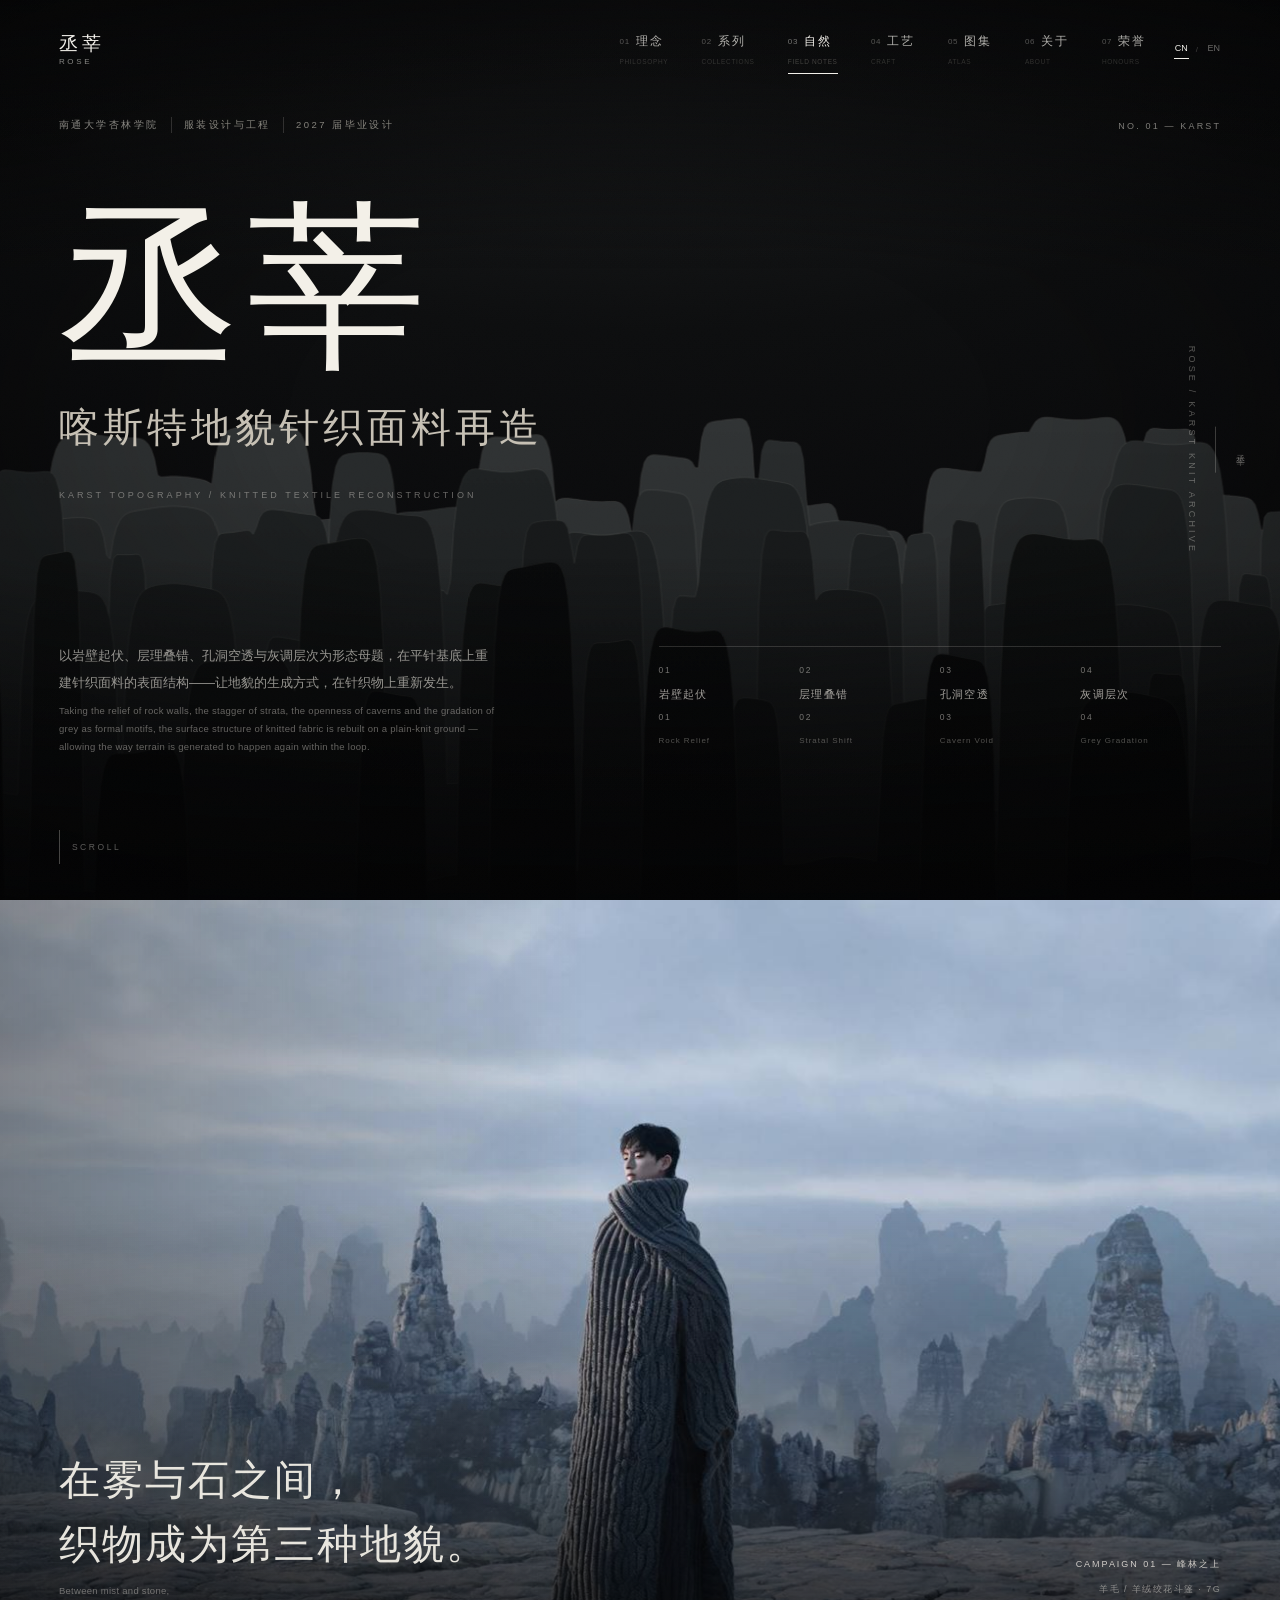
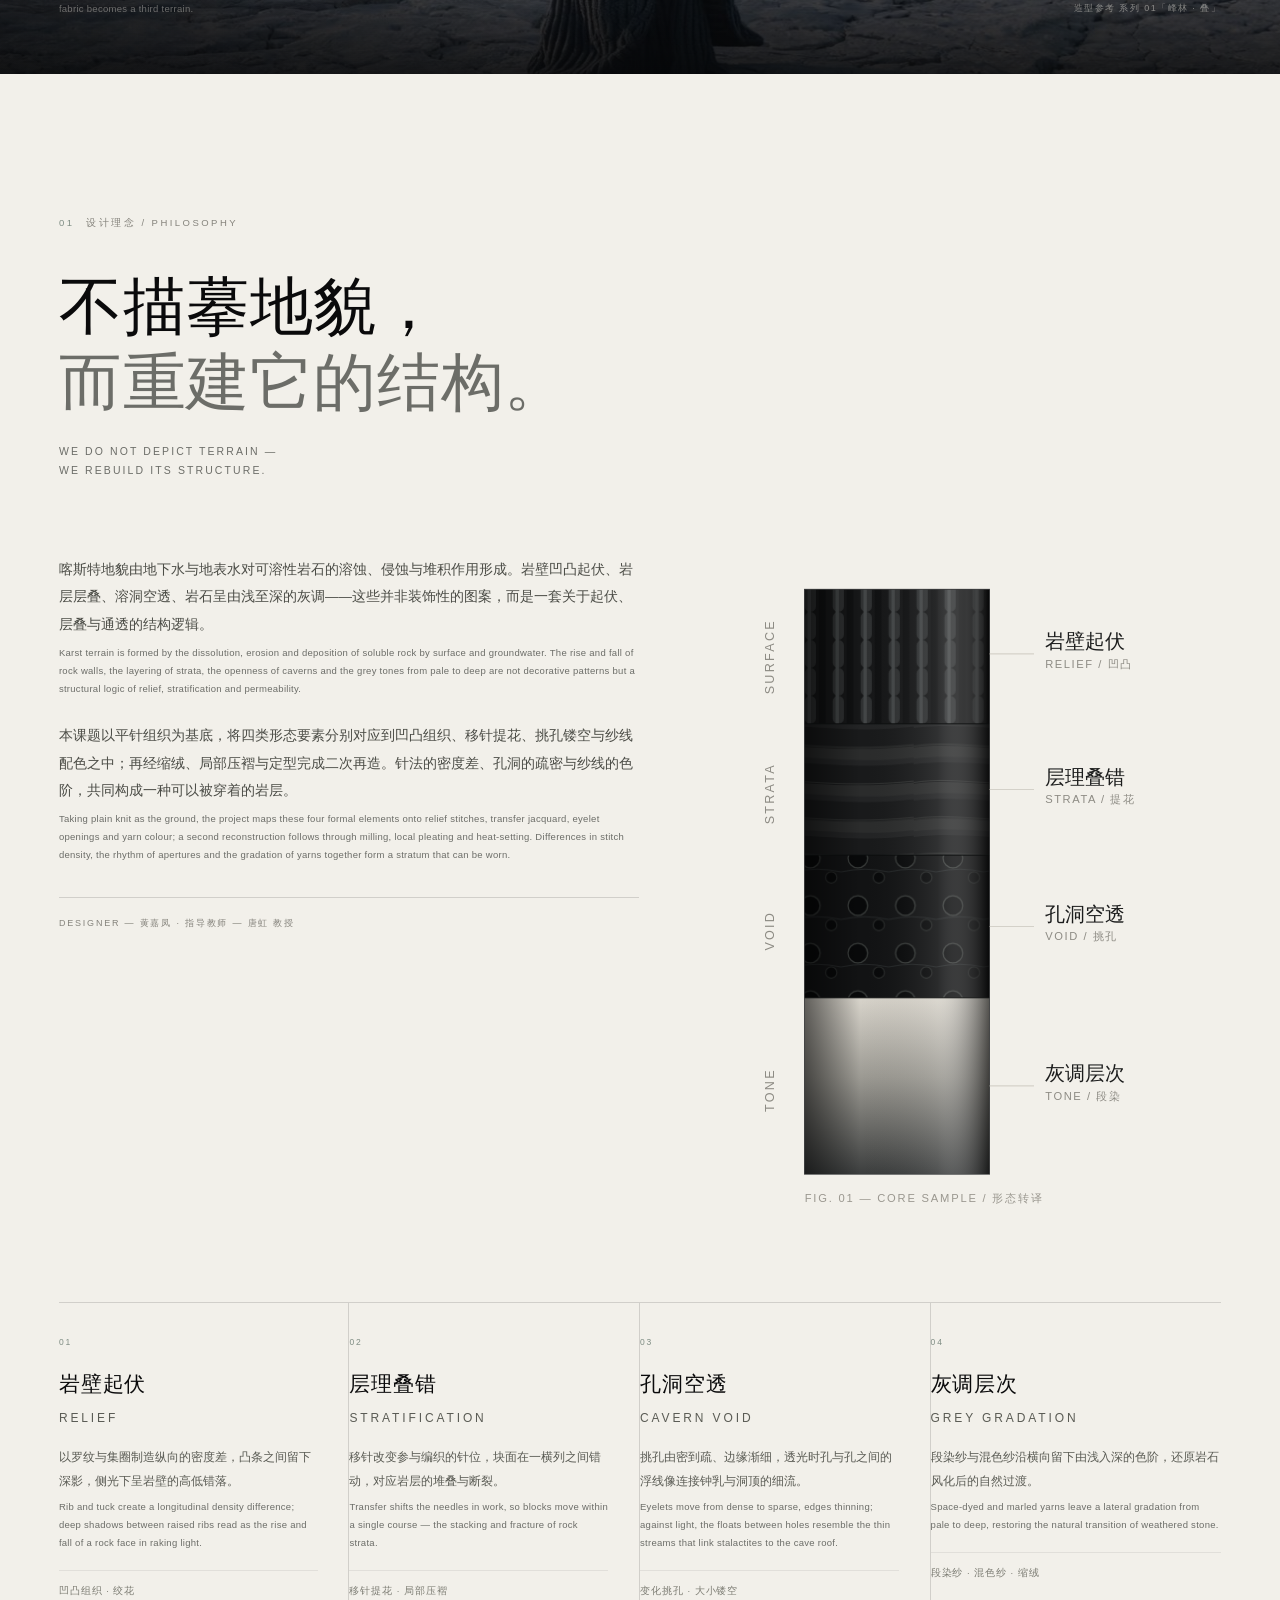
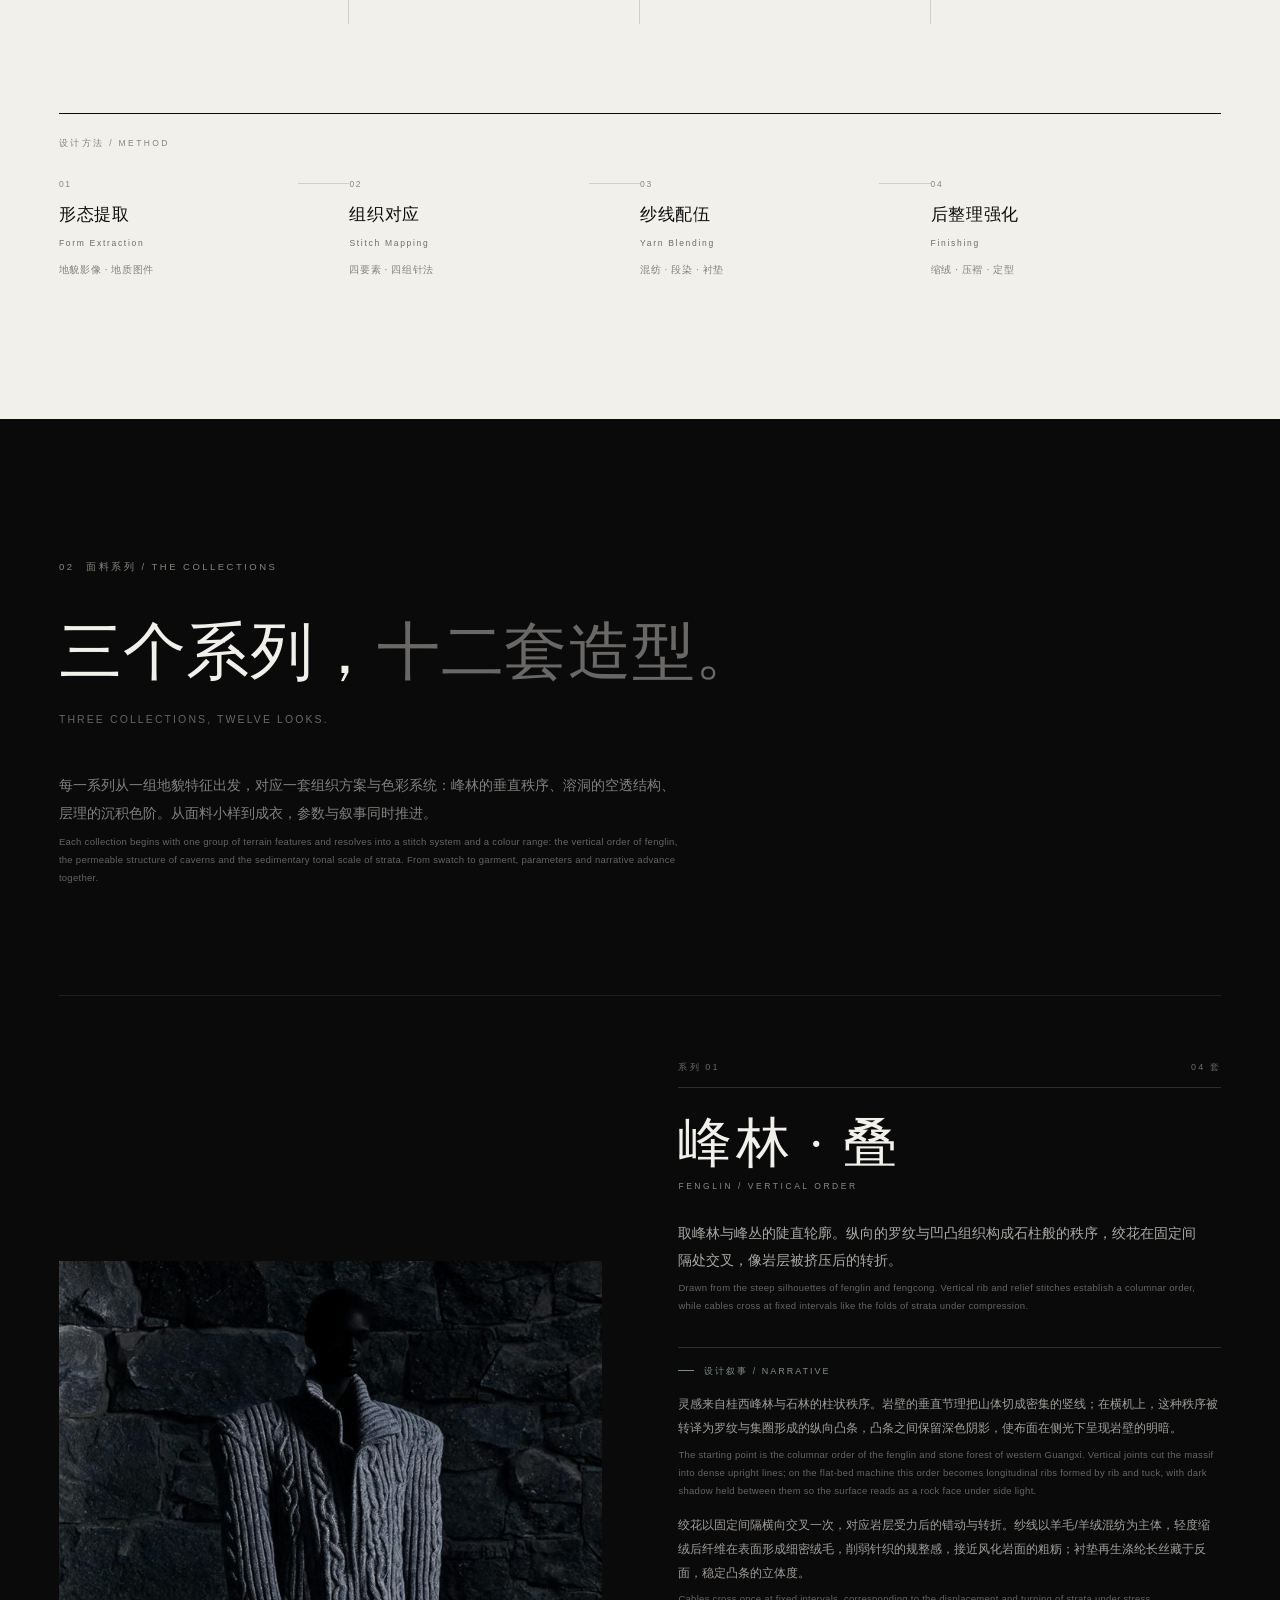
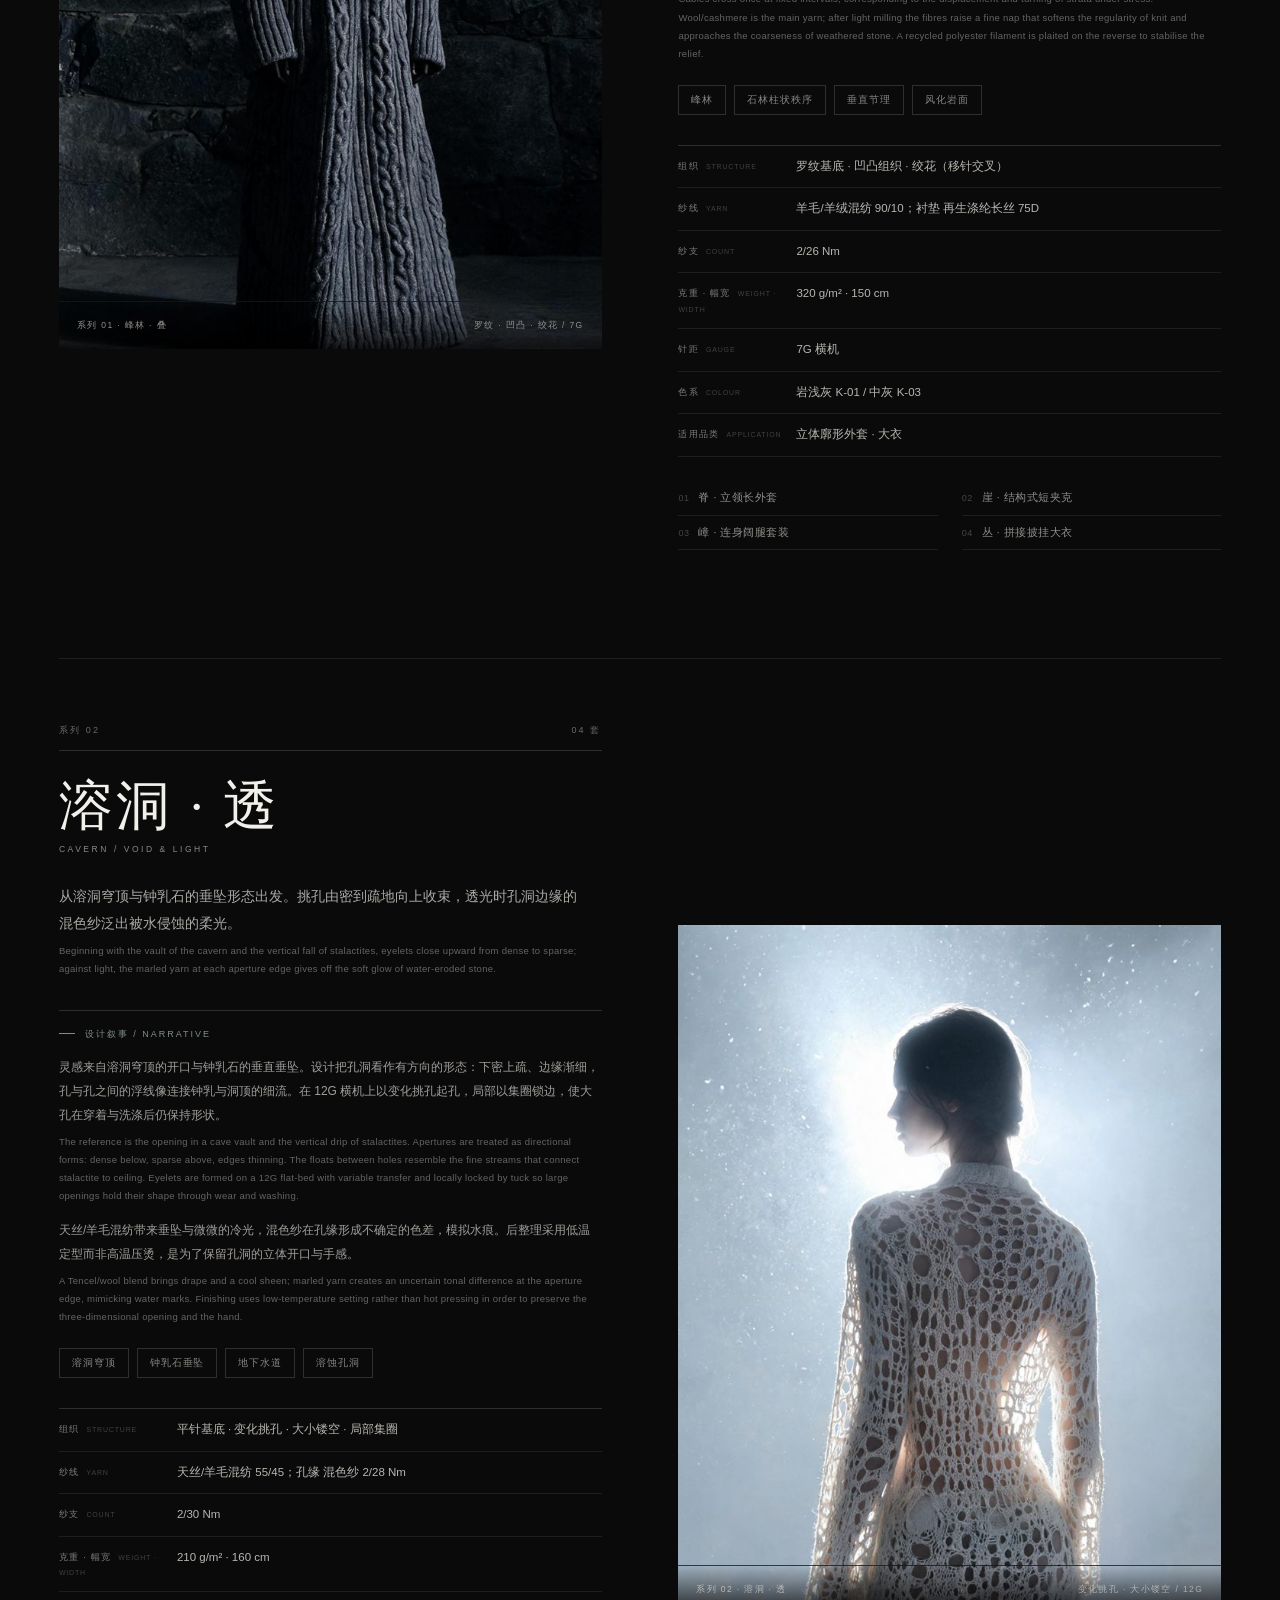
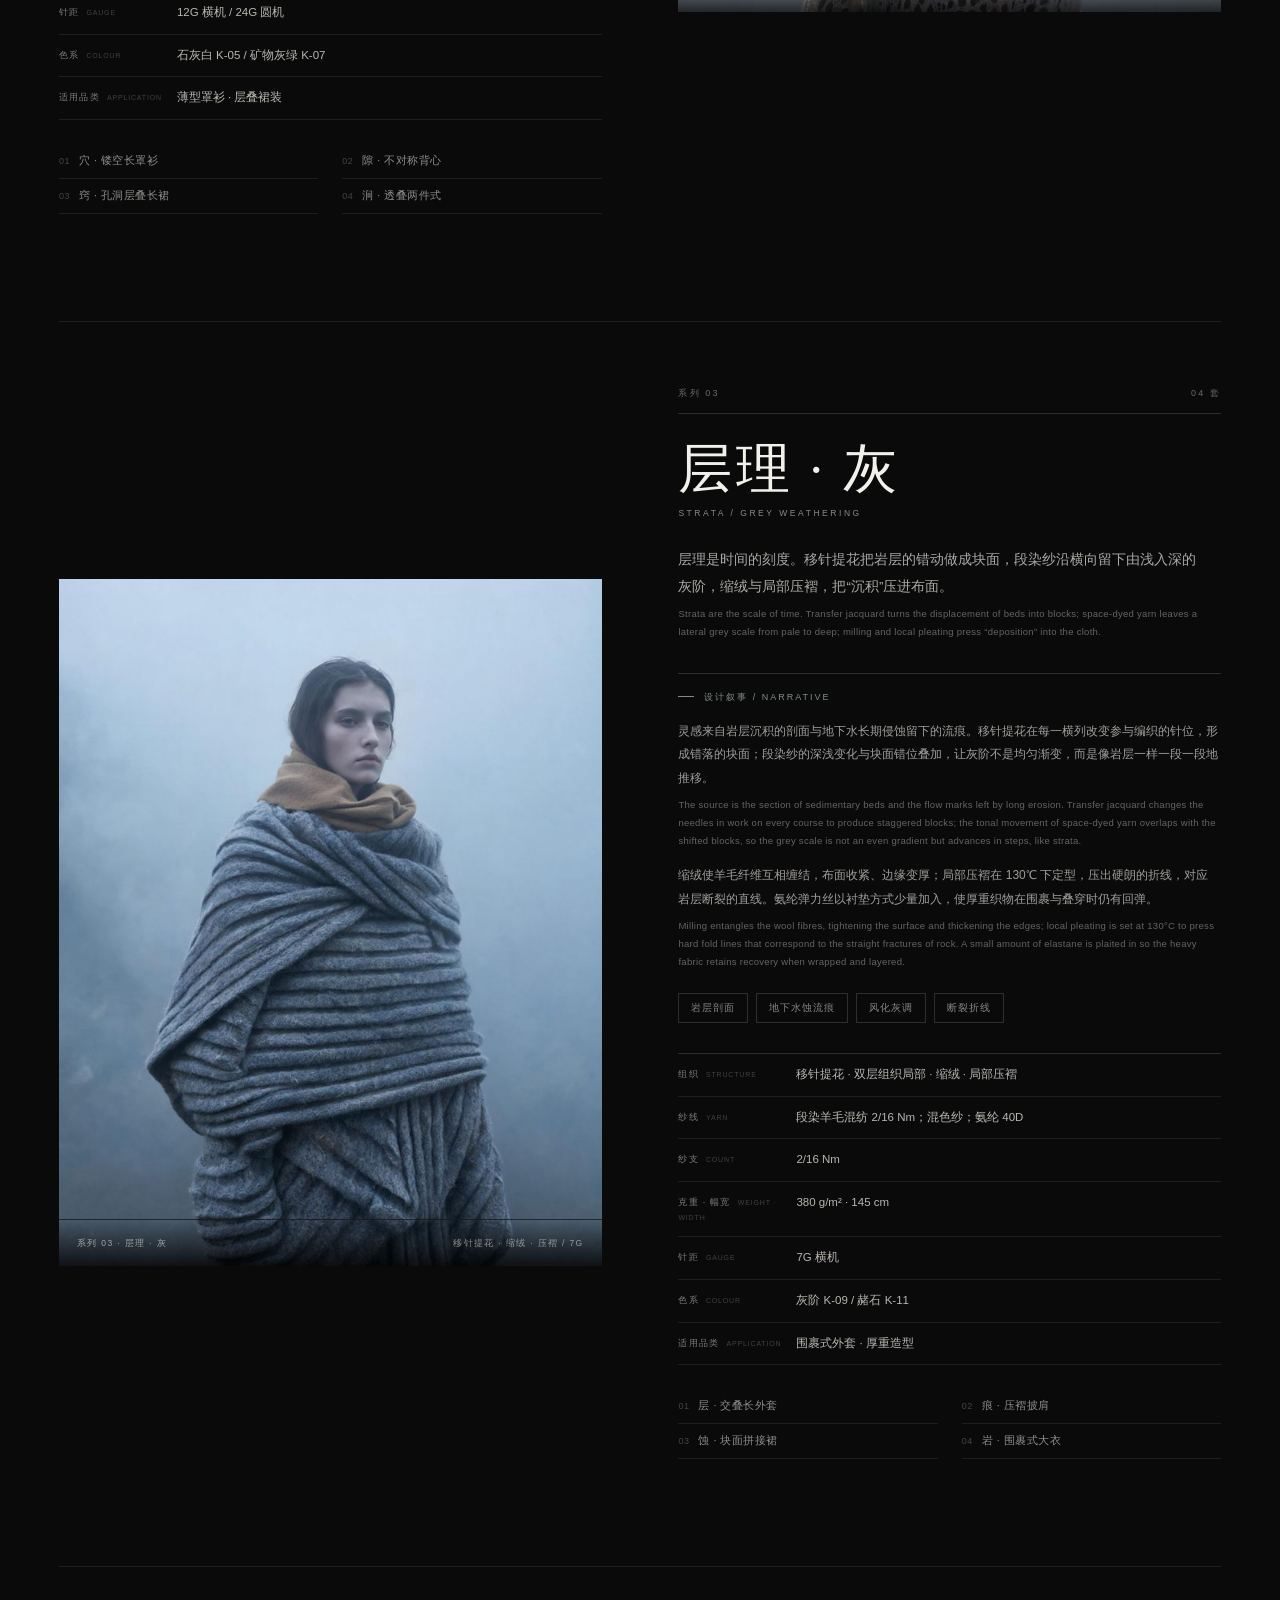
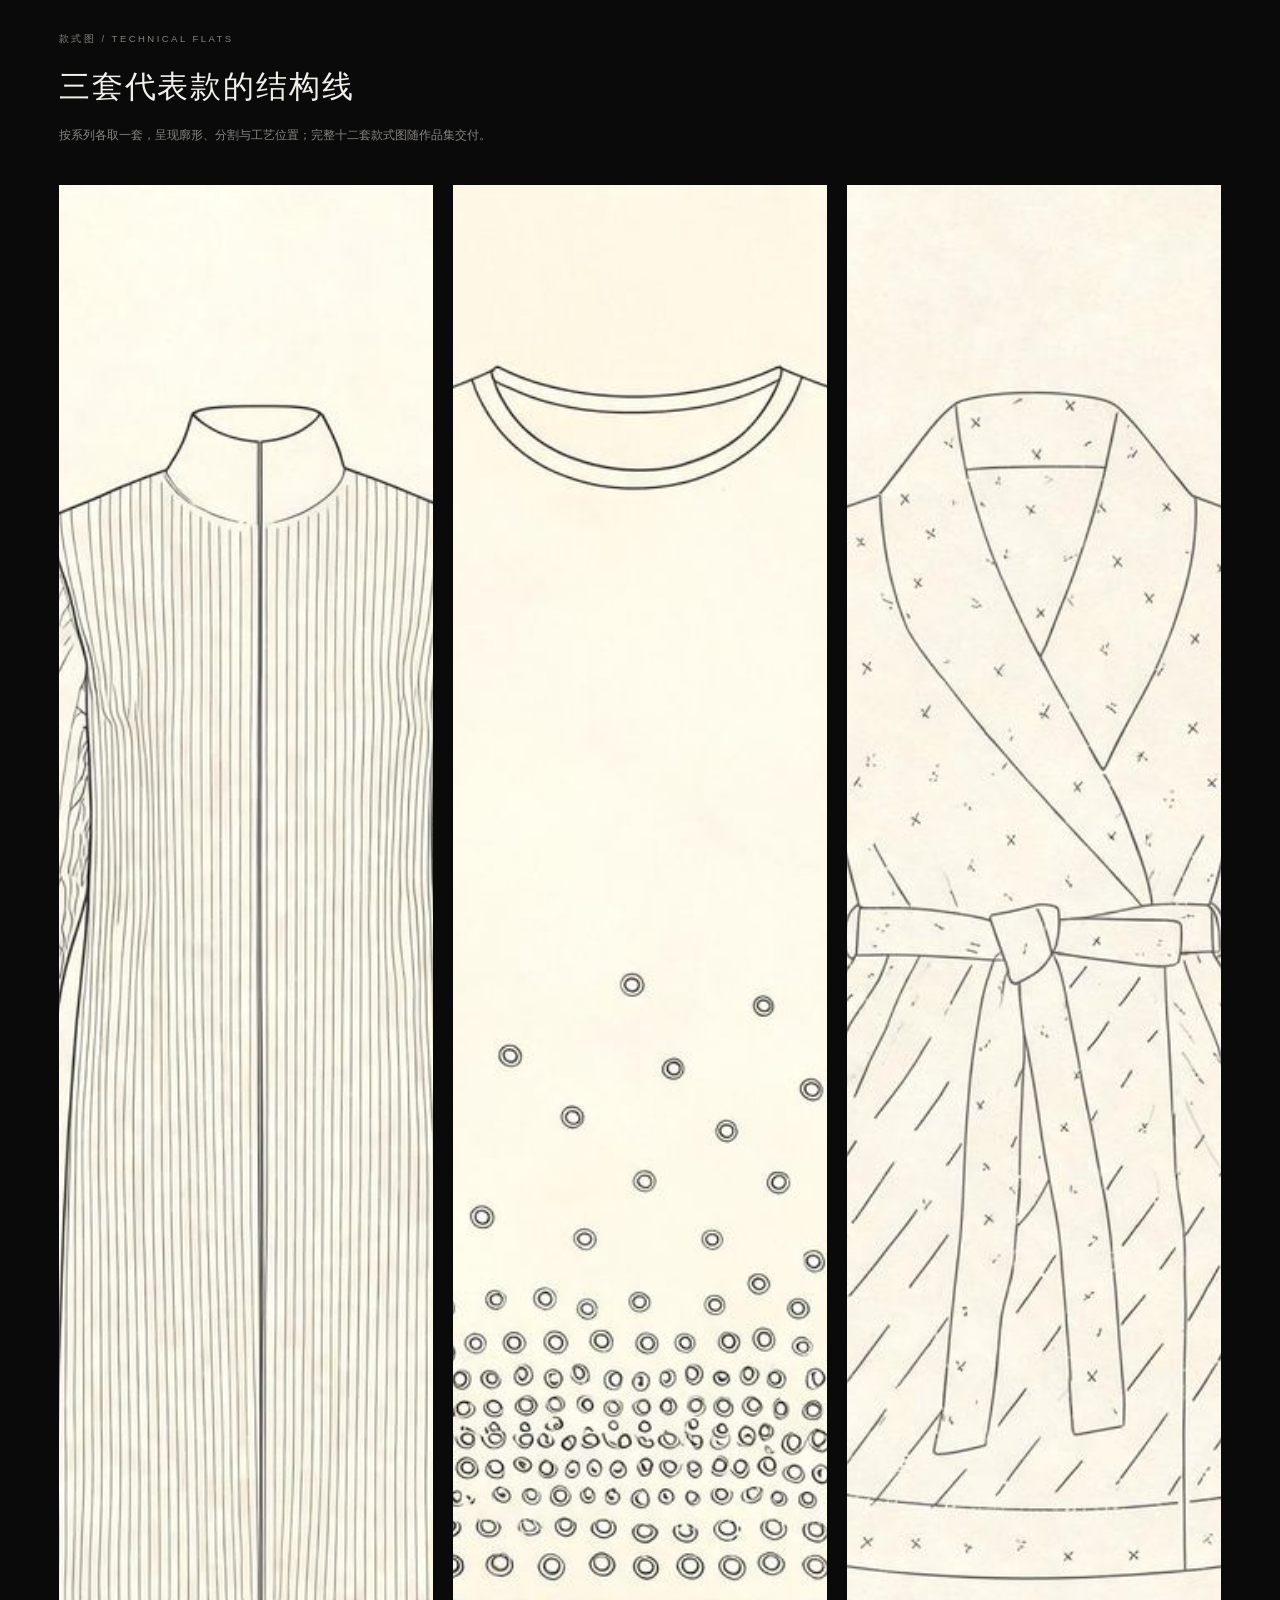
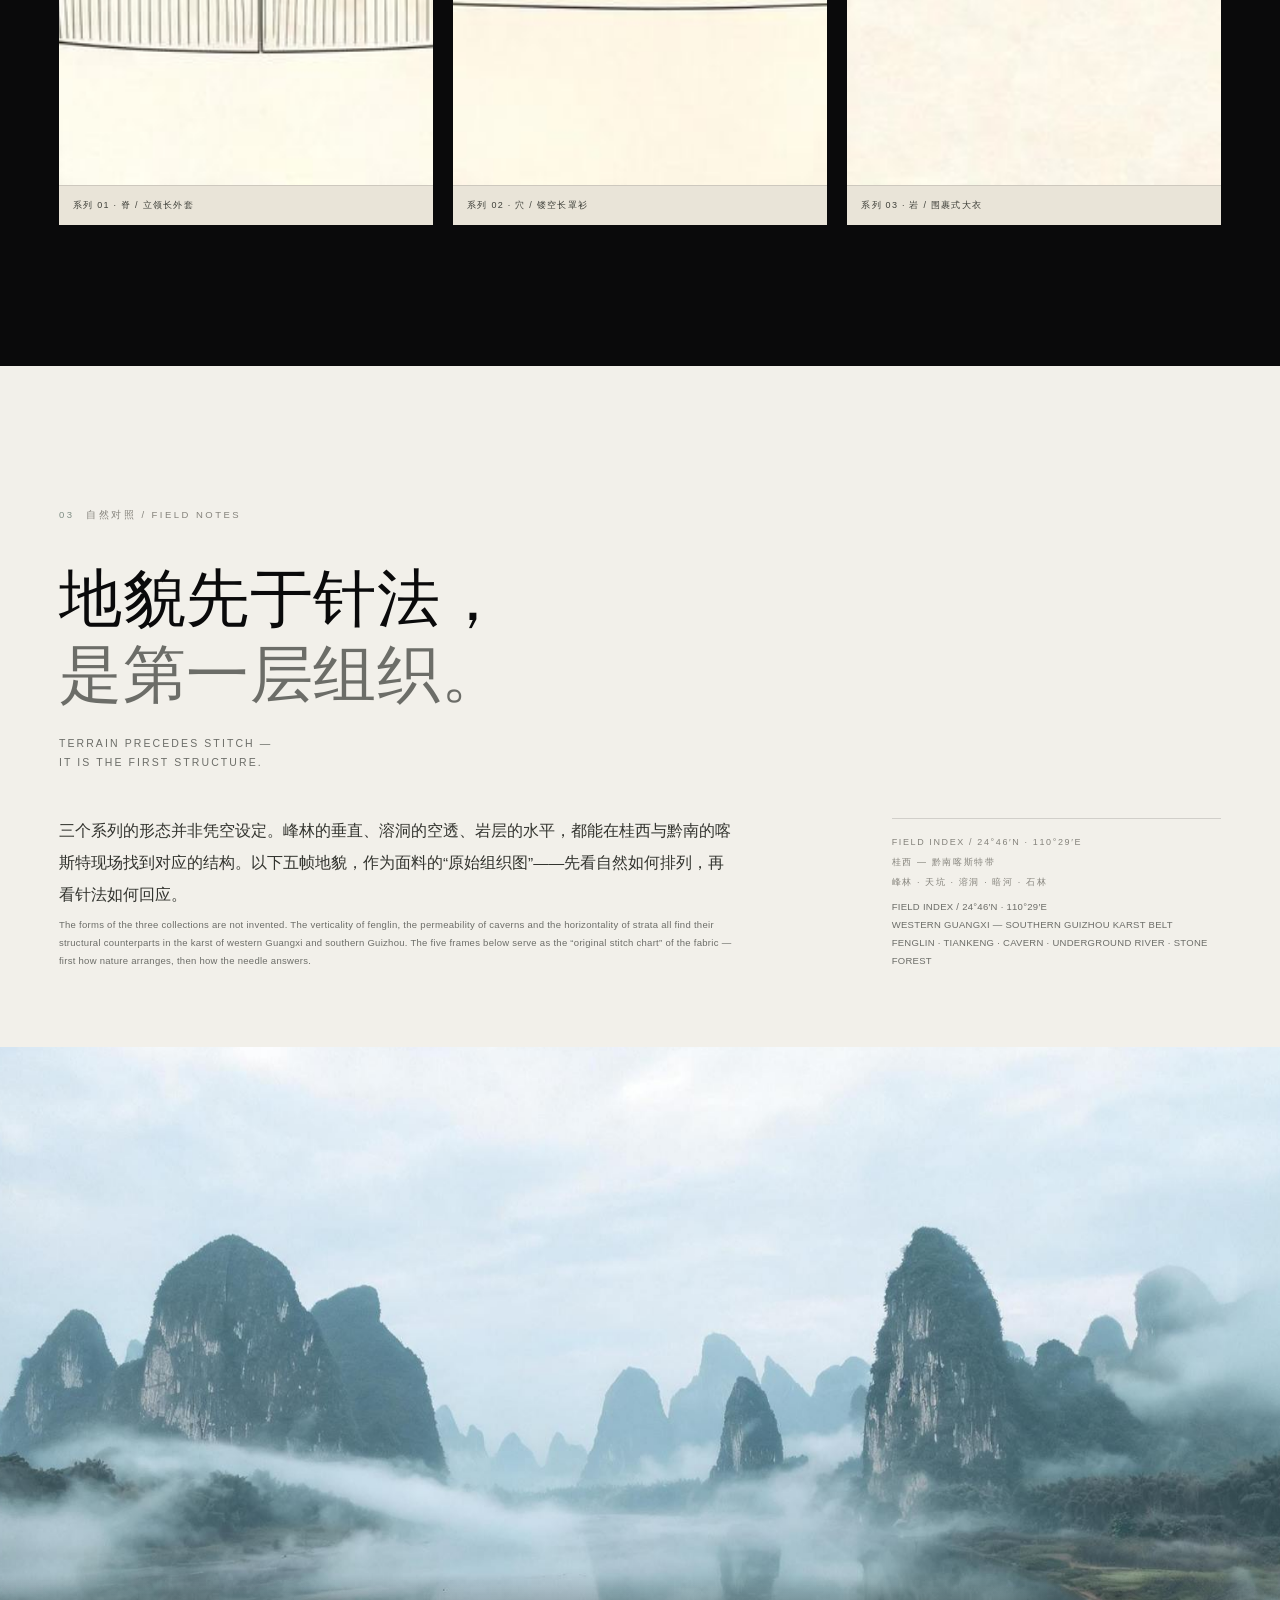
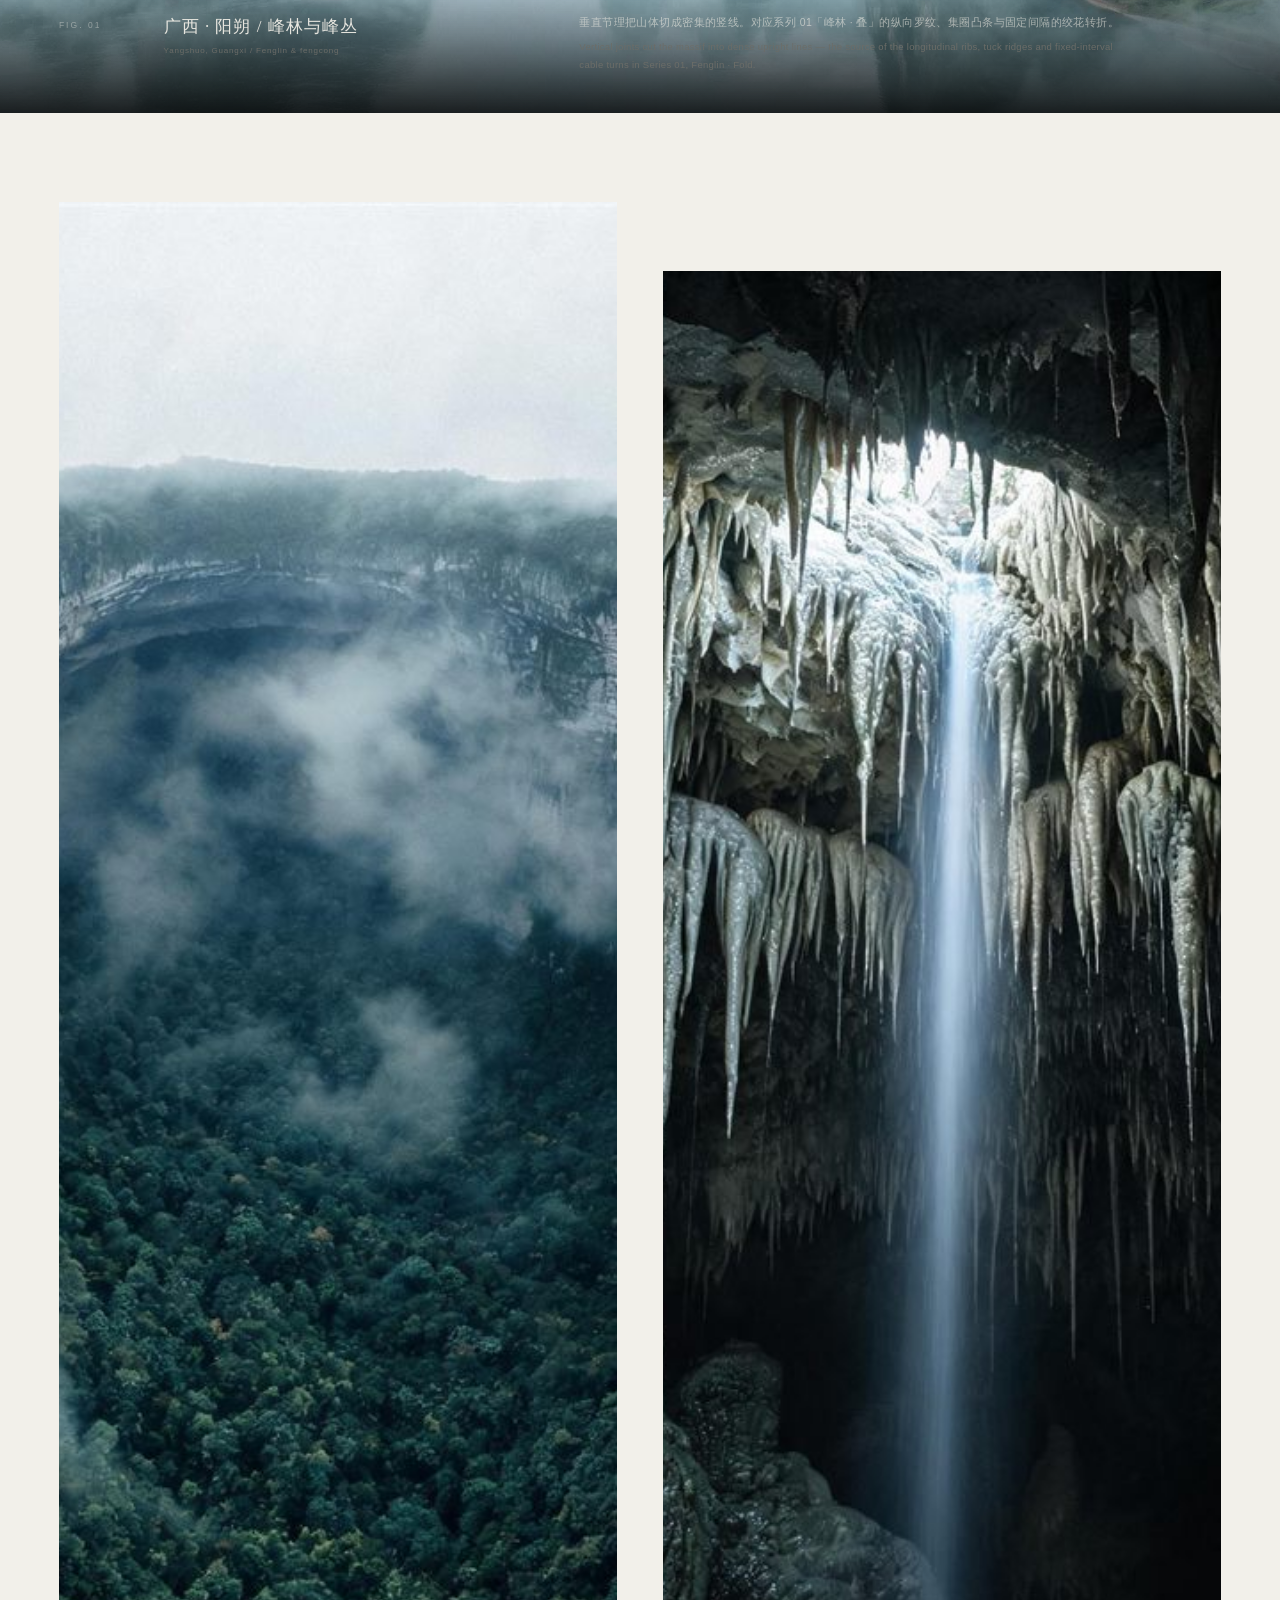
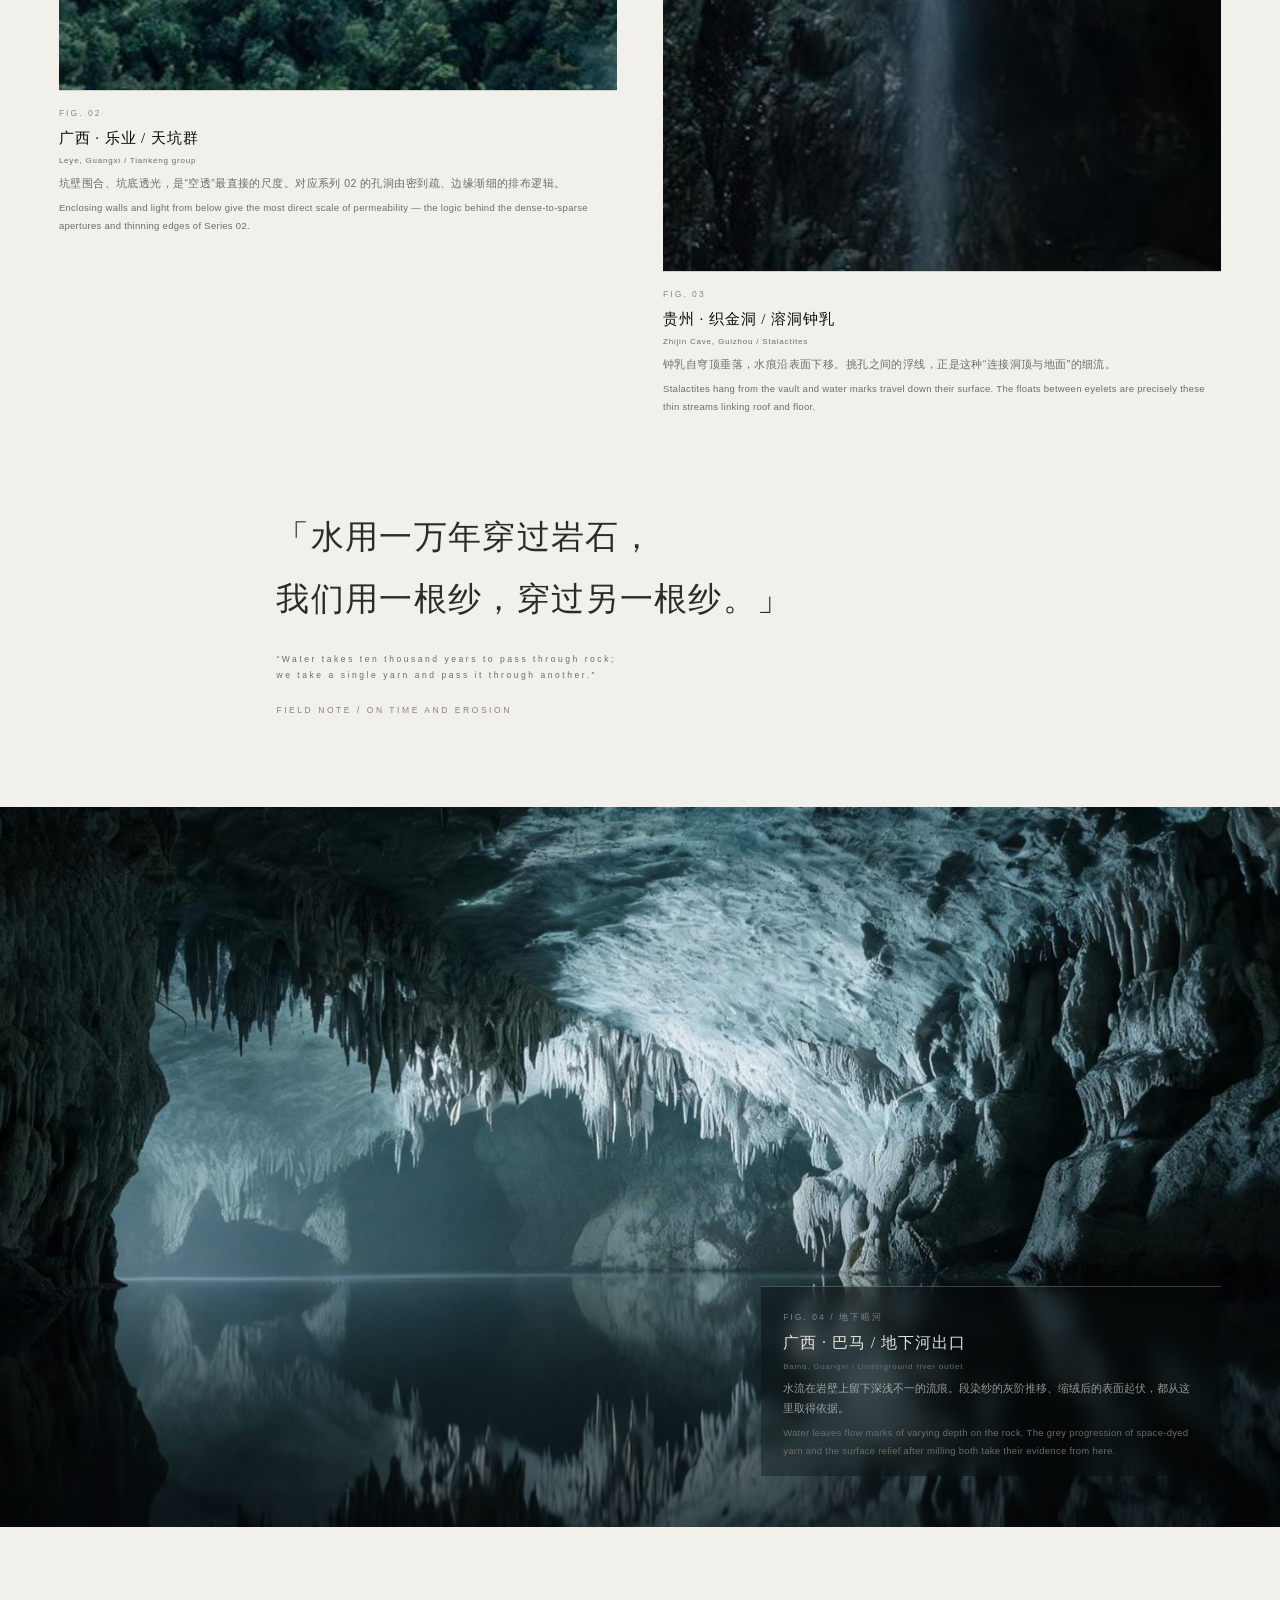
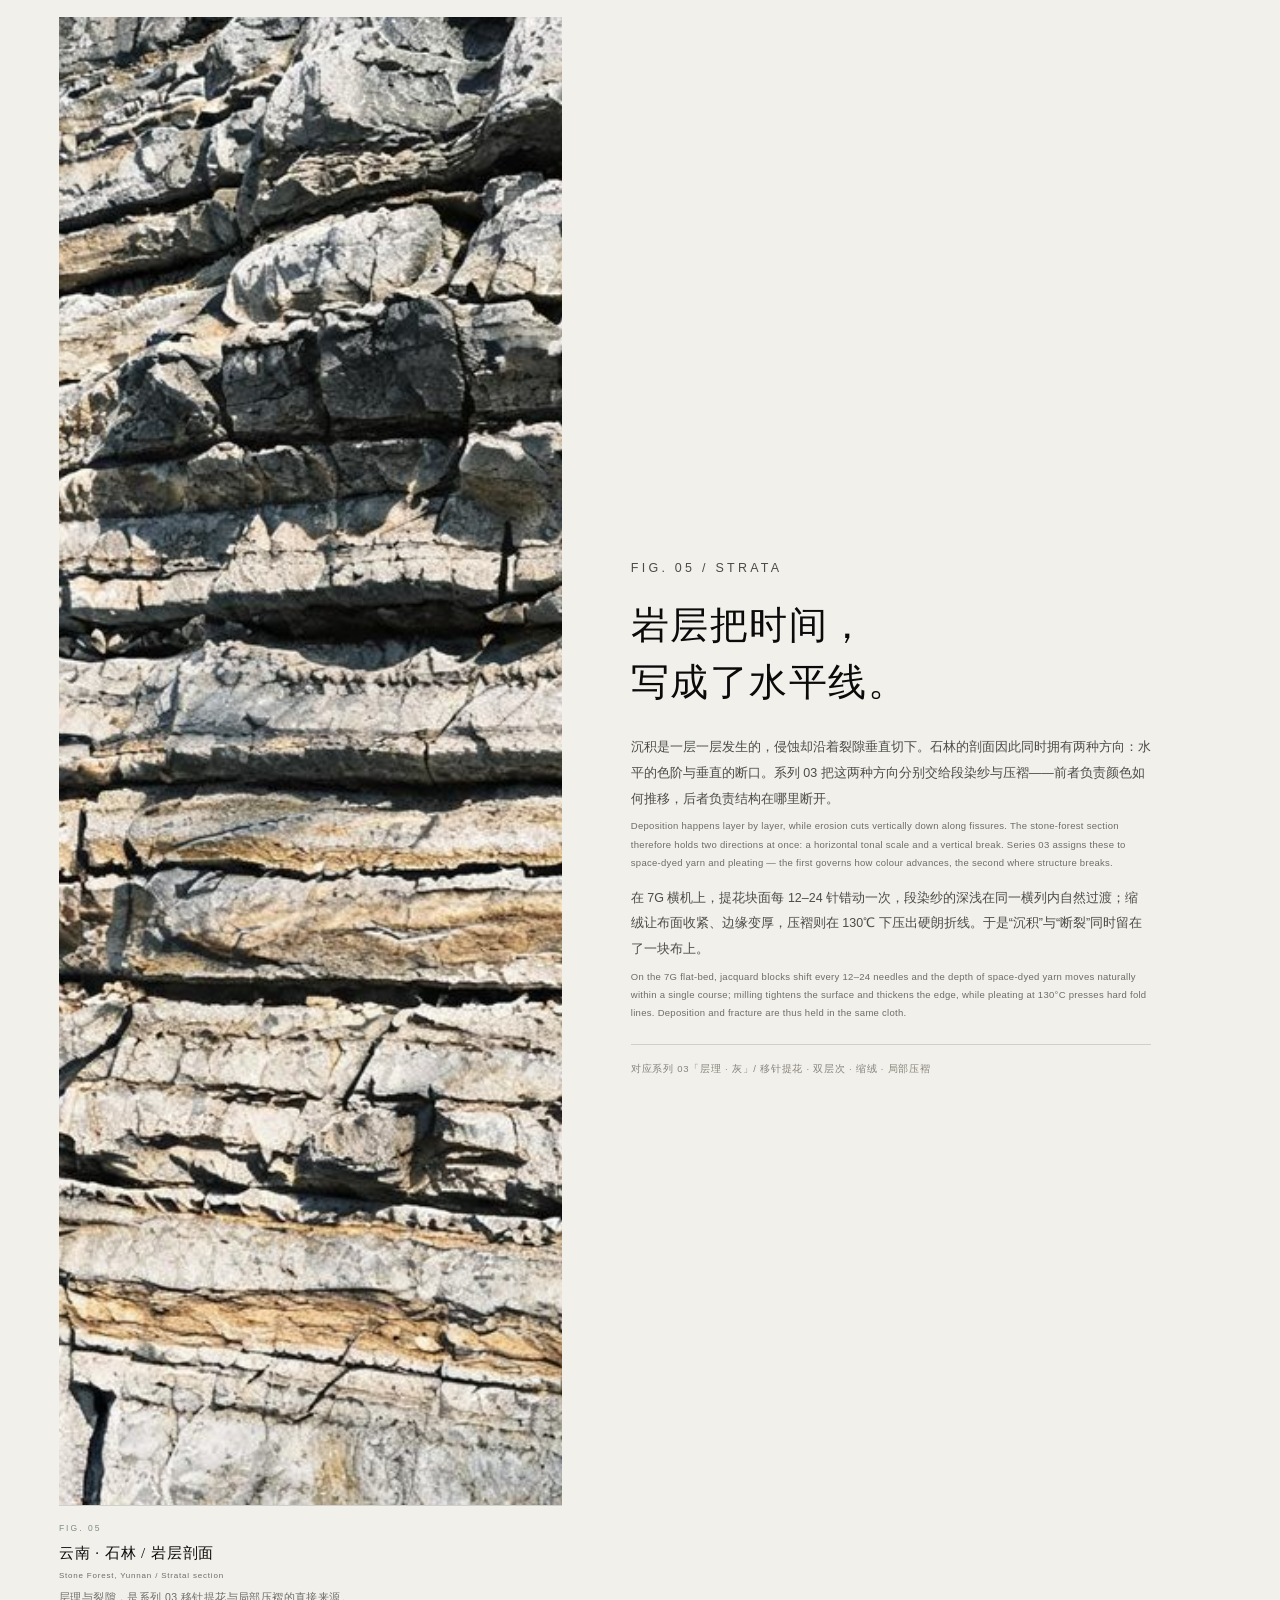
<file: index.html>
<!DOCTYPE html>
<html lang="zh-CN" data-lang="zh">
<head>
<meta charset="UTF-8">
<meta name="viewport" content="width=device-width, initial-scale=1">
<meta name="theme-color" content="#0a0a0b">
<meta name="author" content="黄嘉凤 / Huang Jiafeng">
<title>丞莘 · 喀斯特地貌针织面料再造与服装设计</title>
<meta name="description" content="丞莘（Rose）— 喀斯特地貌特征下的针织面料再造与服装设计。以岩壁起伏、层理叠错、孔洞空透与灰调层次为形态母题，在针织物上重建地貌的结构语言。">
<link rel="icon" href="data:image/svg+xml,%3Csvg xmlns='http://www.w3.org/2000/svg' viewBox='0 0 32 32'%3E%3Crect width='32' height='32' fill='%230a0a0b'/%3E%3Cpath d='M5 25 L12 9 L19 18 L27 7' fill='none' stroke='%23d9d5cb' stroke-width='1.3'/%3E%3C/svg%3E">
<link rel="apple-touch-icon" href="assets/icon/apple-touch-icon.png">

<!-- Open Graph / Twitter Card（部署后由脚本补全为绝对地址） -->
<meta property="og:type" content="website">
<meta property="og:site_name" content="丞莘 · Rose">
<meta property="og:title" content="丞莘 · 喀斯特地貌针织面料再造与服装设计">
<meta property="og:description" content="喀斯特地貌特征下的针织面料再造与服装设计——以岩壁起伏、层理叠错、孔洞空透与灰调层次为形态母题，重建织物的结构语言。">
<meta property="og:image" content="assets/img/og-cover.jpg">
<meta property="og:image:width" content="1200">
<meta property="og:image:height" content="630">
<meta property="og:locale" content="zh_CN">
<meta property="og:locale:alternate" content="en_US">
<meta name="twitter:card" content="summary_large_image">
<meta name="twitter:title" content="丞莘 · 喀斯特地貌针织面料再造与服装设计">
<meta name="twitter:description" content="喀斯特地貌特征下的针织面料再造与服装设计——以岩壁起伏、层理叠错、孔洞空透与灰调层次为形态母题，重建织物的结构语言。">
<meta name="twitter:image" content="assets/img/og-cover.jpg">

<link rel="preload" as="image" href="assets/img/rwd/campaign-hero-lg.jpg" imagesrcset="assets/img/rwd/campaign-hero-sm.jpg 900w, assets/img/rwd/campaign-hero-lg.jpg 1600w" imagesizes="100vw" fetchpriority="high">

<script>
(function(){
  var l='zh', q=null;
  try{ q = (location.search.match(/[?&]lang=(en|zh)(?:&|$)/) || [])[1]; }catch(e){}
  if(q){ l = q; }
  else { try{ l = localStorage.getItem('chengshen-lang') === 'en' ? 'en' : 'zh'; }catch(e){} }
  document.documentElement.setAttribute('data-lang', l);
  document.documentElement.setAttribute('lang', l === 'en' ? 'en' : 'zh-CN');
  if(l === 'en') document.documentElement.classList.add('lang-boot');
  setTimeout(function(){ document.documentElement.classList.remove('lang-boot'); }, 1600);
})();
document.documentElement.classList.add('js');
</script>
<script type="application/ld+json">
{
  "@context": "https://schema.org",
  "@type": "CreativeWork",
  "name": "喀斯特地貌特征下的针织面料再造与服装设计",
  "alternateName": "Rose · Karst Knit Archive",
  "description": "以喀斯特地貌的岩壁起伏、层理叠错、孔洞空透与灰调层次为形态母题，在针织组织、纱线与后整理中重建地貌结构语言的毕业设计项目。",
  "creator": {
    "@type": "Person",
    "name": "黄嘉凤",
    "affiliation": { "@type": "CollegeOrUniversity", "name": "南通大学杏林学院" }
  },
  "about": ["喀斯特地貌", "针织面料再造", "服装设计"],
  "inLanguage": ["zh-CN", "en"],
  "dateCreated": "2026",
  "image": "assets/img/og-cover.jpg",
  "keywords": "knitwear, textile design, karst topography, fabric reconstruction"
}
</script>
<link rel="stylesheet" href="assets/css/style.css">
</head>
<body>

<a class="skip-link" href="#main" data-i18n="ui.skip">跳到主要内容</a>

<div class="grain" aria-hidden="true"></div>
<div class="progress" aria-hidden="true"><span id="progressBar"></span></div>

<header class="site-head" id="siteHead">
  <a class="brand" href="#top" data-i18n-aria="ui.home" aria-label="丞莘首页">
    <span class="brand-cn" data-i18n="brand.name">丞莘</span>
    <span class="brand-en" data-i18n="brand.sub">ROSE</span>
  </a>
  <nav class="nav" id="siteNav" data-i18n-aria="ui.mainNav" aria-label="主导航">
    <a href="#philosophy"><span>01</span><i data-i18n="nav.philosophy" data-bi="inline">理念</i></a>
    <a href="#collections"><span>02</span><i data-i18n="nav.collections" data-bi="inline">系列</i></a>
    <a href="#field"><span>03</span><i data-i18n="nav.field" data-bi="inline">自然</i></a>
    <a href="#craft"><span>04</span><i data-i18n="nav.craft" data-bi="inline">工艺</i></a>
    <a href="#gallery"><span>05</span><i data-i18n="nav.gallery" data-bi="inline">图集</i></a>
    <a href="#about"><span>06</span><i data-i18n="nav.about" data-bi="inline">关于</i></a>
    <a href="#honours"><span>07</span><i data-i18n="nav.honours" data-bi="inline">荣誉</i></a>
  </nav>
  <div class="lang-switch" role="group" aria-label="Language">
    <button type="button" data-lang="zh" class="is-active" aria-pressed="true" aria-label="切换到中文" title="中文">CN</button>
    <span class="lang-sep" aria-hidden="true">/</span>
    <button type="button" data-lang="en" aria-pressed="false" aria-label="Switch to English" title="English">EN</button>
  </div>
  <button class="nav-toggle" id="navToggle" data-i18n-aria="ui.openMenu" aria-label="打开菜单" aria-expanded="false">
    <span></span><span></span>
  </button>
</header>

<main id="main" tabindex="-1">

<!-- ============ HERO ============ -->
<section class="hero" id="top">
  <div class="hero-bg" aria-hidden="true">
    <canvas class="ridge" data-depth="0.018"></canvas>
    <canvas class="ridge" data-depth="0.042"></canvas>
    <canvas class="ridge" data-depth="0.082"></canvas>
    <div class="hero-vignette"></div>
  </div>

  <div class="hero-inner">
    <div class="hero-top">
      <p class="eyebrow eyebrow--light" data-i18n="hero.eyebrow">
        <span>南通大学杏林学院</span>
        <span>服装设计与工程</span>
        <span>2027 届毕业设计</span>
      </p>
      <p class="hero-issue">NO. 01 — KARST</p>
    </div>

    <div class="hero-main">
      <h1 class="hero-title">
        <span class="line hero-title-brand" data-i18n="brand.name">丞莘</span>
        <span class="line hero-title-sub" data-i18n="hero.title.sub">喀斯特地貌针织面料再造</span>
      </h1>
      <p class="hero-en">KARST TOPOGRAPHY / KNITTED TEXTILE RECONSTRUCTION</p>
    </div>

    <div class="hero-bottom">
      <p class="hero-lead" data-i18n="hero.lead" data-bi>
        以岩壁起伏、层理叠错、孔洞空透与灰调层次为形态母题，
        在平针基底上重建针织面料的表面结构——让地貌的生成方式，
        在针织物上重新发生。
      </p>
      <ol class="hero-elements">
        <li data-i18n="hero.el1" data-bi><span>01</span>岩壁起伏</li>
        <li data-i18n="hero.el2" data-bi><span>02</span>层理叠错</li>
        <li data-i18n="hero.el3" data-bi><span>03</span>孔洞空透</li>
        <li data-i18n="hero.el4" data-bi><span>04</span>灰调层次</li>
      </ol>
    </div>
  </div>

  <div class="hero-seal" aria-hidden="true">
    <span data-i18n="brand.name">丞莘</span>
    <i></i>
    <span>ROSE / KARST KNIT ARCHIVE</span>
  </div>

  <a class="scroll-cue" href="#philosophy" data-i18n-aria="ui.scroll" aria-label="向下浏览">
    <span class="scroll-line"></span>
    <span class="scroll-text">SCROLL</span>
  </a>
</section>

<!-- ============ CAMPAIGN ============ -->
<section class="campaign" data-i18n-aria="campaign.aria" aria-label="形象大片">
  <figure class="campaign-figure" data-parallax>
    <img src="assets/img/rwd/campaign-hero-lg.jpg"
         srcset="assets/img/rwd/campaign-hero-sm.jpg 900w, assets/img/rwd/campaign-hero-lg.jpg 1600w"
         sizes="100vw" width="1600" height="837" fetchpriority="high" decoding="async"
         data-i18n-alt="campaign.alt" alt="模特身着深灰绞花针织斗篷，立于雾气中的喀斯特石林台地">
    <figcaption class="campaign-cap">
      <p class="campaign-line" data-i18n="campaign.line" data-bi>在雾与石之间，<br>织物成为第三种地貌。</p>
      <p class="campaign-meta" data-i18n="campaign.meta">
        <b>CAMPAIGN 01 — 峰林之上</b>
        羊毛 / 羊绒绞花斗篷 · 7G<br>
        造型参考 系列 01「峰林 · 叠」
      </p>
    </figcaption>
  </figure>
</section>

<!-- ============ 01 PHILOSOPHY ============ -->
<section class="section section--light" id="philosophy">
  <div class="wrap">

    <header class="sec-head" data-reveal>
      <p class="eyebrow" data-i18n="phil.eyebrow"><span>01</span>设计理念 / PHILOSOPHY</p>
      <h2 class="display" data-i18n="phil.display" data-bi>不描摹地貌，<br><em>而重建它的结构。</em></h2>
    </header>

    <div class="philosophy-grid">
      <div class="philosophy-text" data-reveal>
        <p class="lede" data-i18n="phil.lede" data-bi>
          喀斯特地貌由地下水与地表水对可溶性岩石的溶蚀、侵蚀与堆积作用形成。
          岩壁凹凸起伏、岩层层叠、溶洞空透、岩石呈由浅至深的灰调——
          这些并非装饰性的图案，而是一套关于起伏、层叠与通透的结构逻辑。
        </p>
        <p data-i18n="phil.p2" data-bi>
          本课题以平针组织为基底，将四类形态要素分别对应到凹凸组织、移针提花、
          挑孔镂空与纱线配色之中；再经缩绒、局部压褶与定型完成二次再造。
          针法的密度差、孔洞的疏密与纱线的色阶，共同构成一种可以被穿着的岩层。
        </p>
        <p class="philosophy-sign" data-i18n="phil.sign">DESIGNER — 黄嘉凤 · 指导教师 — 唐虹 教授</p>
      </div>

      <figure class="core-figure" data-reveal style="--d:.12s">
        <svg class="core-svg" viewBox="0 0 340 470" role="img" data-i18n-aria="core.aria" aria-label="岩芯示意：四类地貌要素与对应组织">
          <defs>
            <pattern id="coreRib" width="20" height="20" patternUnits="userSpaceOnUse">
              <rect width="20" height="20" fill="#161718"/>
              <rect x="2" width="8" height="20" rx="4" fill="#2f3132"/>
              <rect x="4" width="2.4" height="20" fill="#434647"/>
              <rect x="12" width="5" height="20" fill="#101112"/>
            </pattern>
            <pattern id="coreHole" width="34" height="34" patternUnits="userSpaceOnUse">
              <rect width="34" height="34" fill="#121314"/>
              <circle cx="12" cy="12" r="7" fill="#08090a"/>
              <circle cx="12" cy="12" r="7" fill="none" stroke="#525654" stroke-opacity=".6" stroke-width=".9"/>
              <circle cx="27" cy="26" r="4" fill="#08090a"/>
              <circle cx="27" cy="26" r="4" fill="none" stroke="#454948" stroke-opacity=".45" stroke-width=".8"/>
              <path d="M0,22 Q17,18 34,22" stroke="#232627" stroke-width=".8" fill="none"/>
            </pattern>
            <pattern id="coreStrata" width="120" height="26" patternUnits="userSpaceOnUse">
              <rect width="120" height="26" fill="#191a1b"/>
              <path d="M0,7 C 30,2 60,12 120,6 L120,15 C 60,21 30,11 0,16 Z" fill="#2b2c2c"/>
              <path d="M0,15 C 36,10 72,20 120,14 L120,18 C 72,24 36,14 0,19 Z" fill="#232425"/>
              <path d="M0,6 C 30,1 60,11 120,5" stroke="#4b4c4a" stroke-opacity=".45" stroke-width=".7" fill="none"/>
            </pattern>
            <linearGradient id="coreGrey" x1="0" y1="0" x2="0" y2="1">
              <stop offset="0" stop-color="#d8d4cb"/>
              <stop offset=".45" stop-color="#9c9a93"/>
              <stop offset="1" stop-color="#3c3e3e"/>
            </linearGradient>
            <linearGradient id="coreShade" x1="0" y1="0" x2="1" y2="0">
              <stop offset="0" stop-color="#000" stop-opacity=".55"/>
              <stop offset=".3" stop-color="#000" stop-opacity="0"/>
              <stop offset=".72" stop-color="#fff" stop-opacity=".1"/>
              <stop offset="1" stop-color="#000" stop-opacity=".6"/>
            </linearGradient>
            <clipPath id="coreClip"><rect x="42" y="24" width="132" height="418"/></clipPath>
          </defs>

          <rect x="42" y="24" width="132" height="418" fill="#111213" stroke="#3c3d3e" stroke-width="1"/>

          <g clip-path="url(#coreClip)">
            <rect x="42" y="24" width="132" height="96" fill="url(#coreRib)"/>
            <rect x="42" y="120" width="132" height="94" fill="url(#coreStrata)"/>
            <rect x="42" y="214" width="132" height="102" fill="url(#coreHole)"/>
            <rect x="42" y="316" width="132" height="126" fill="url(#coreGrey)"/>
            <rect x="42" y="24" width="132" height="418" fill="url(#coreShade)"/>
            <g stroke="#0a0b0b" stroke-opacity=".55" stroke-width="1">
              <line x1="42" y1="120" x2="174" y2="120"/>
              <line x1="42" y1="214" x2="174" y2="214"/>
              <line x1="42" y1="316" x2="174" y2="316"/>
            </g>
          </g>

          <g font-family="Helvetica, Arial, sans-serif" font-size="9" fill="#8d8b84" letter-spacing=".18em">
            <text x="20" y="72" text-anchor="middle" transform="rotate(-90 20 72)">SURFACE</text>
            <text x="20" y="170" text-anchor="middle" transform="rotate(-90 20 170)">STRATA</text>
            <text x="20" y="268" text-anchor="middle" transform="rotate(-90 20 268)">VOID</text>
            <text x="20" y="382" text-anchor="middle" transform="rotate(-90 20 382)">TONE</text>
          </g>

          <g stroke="#b7b3aa" stroke-opacity=".5" stroke-width=".8">
            <line x1="174" y1="70" x2="206" y2="70"/>
            <line x1="174" y1="167" x2="206" y2="167"/>
            <line x1="174" y1="265" x2="206" y2="265"/>
            <line x1="174" y1="379" x2="206" y2="379"/>
          </g>

          <g font-family="'Songti SC','STSong','SimSun',serif" font-size="14" fill="#1c1d1d">
            <text x="214" y="66" data-i18n="core.l1">岩壁起伏</text>
            <text x="214" y="163" data-i18n="core.l2">层理叠错</text>
            <text x="214" y="261" data-i18n="core.l3">孔洞空透</text>
            <text x="214" y="375" data-i18n="core.l4">灰调层次</text>
          </g>
          <g font-family="Helvetica, Arial, sans-serif" font-size="8" fill="#8d8b84" letter-spacing=".14em">
            <text x="214" y="80" data-i18n="core.e1">RELIEF / 凹凸</text>
            <text x="214" y="177" data-i18n="core.e2">STRATA / 提花</text>
            <text x="214" y="275" data-i18n="core.e3">VOID / 挑孔</text>
            <text x="214" y="389" data-i18n="core.e4">TONE / 段染</text>
          </g>

          <text x="42" y="462" font-family="Helvetica, Arial, sans-serif" font-size="8" fill="#9a978f" letter-spacing=".16em" data-i18n="core.fig">FIG. 01 — CORE SAMPLE / 形态转译</text>
        </svg>
      </figure>
    </div>

    <div class="translate-grid">
      <article class="translate-item" data-reveal>
        <span class="t-num">01</span>
        <h3 data-i18n="tr1.h">岩壁起伏</h3>
        <p class="t-en">RELIEF</p>
        <p data-i18n="tr1.p" data-bi>以罗纹与集圈制造纵向的密度差，凸条之间留下深影，侧光下呈岩壁的高低错落。</p>
        <span class="t-map" data-i18n="tr1.map">凹凸组织 · 绞花</span>
      </article>
      <article class="translate-item" data-reveal style="--d:.08s">
        <span class="t-num">02</span>
        <h3 data-i18n="tr2.h">层理叠错</h3>
        <p class="t-en">STRATIFICATION</p>
        <p data-i18n="tr2.p" data-bi>移针改变参与编织的针位，块面在一横列之间错动，对应岩层的堆叠与断裂。</p>
        <span class="t-map" data-i18n="tr2.map">移针提花 · 局部压褶</span>
      </article>
      <article class="translate-item" data-reveal style="--d:.16s">
        <span class="t-num">03</span>
        <h3 data-i18n="tr3.h">孔洞空透</h3>
        <p class="t-en">CAVERN VOID</p>
        <p data-i18n="tr3.p" data-bi>挑孔由密到疏、边缘渐细，透光时孔与孔之间的浮线像连接钟乳与洞顶的细流。</p>
        <span class="t-map" data-i18n="tr3.map">变化挑孔 · 大小镂空</span>
      </article>
      <article class="translate-item" data-reveal style="--d:.24s">
        <span class="t-num">04</span>
        <h3 data-i18n="tr4.h">灰调层次</h3>
        <p class="t-en">GREY GRADATION</p>
        <p data-i18n="tr4.p" data-bi>段染纱与混色纱沿横向留下由浅入深的色阶，还原岩石风化后的自然过渡。</p>
        <span class="t-map" data-i18n="tr4.map">段染纱 · 混色纱 · 缩绒</span>
      </article>
    </div>

    <div class="framework" data-reveal>
      <p class="framework-title" data-i18n="method.title">设计方法 / METHOD</p>
      <ol class="framework-steps">
        <li><span>01</span><b data-i18n="method.s1" data-bi>形态提取</b><i data-i18n="method.i1">地貌影像 · 地质图件</i></li>
        <li><span>02</span><b data-i18n="method.s2" data-bi>组织对应</b><i data-i18n="method.i2">四要素 · 四组针法</i></li>
        <li><span>03</span><b data-i18n="method.s3" data-bi>纱线配伍</b><i data-i18n="method.i3">混纺 · 段染 · 衬垫</i></li>
        <li><span>04</span><b data-i18n="method.s4" data-bi>后整理强化</b><i data-i18n="method.i4">缩绒 · 压褶 · 定型</i></li>
      </ol>
    </div>

  </div>
</section>

<!-- ============ 02 COLLECTIONS ============ -->
<section class="section section--dark" id="collections">
  <div class="wrap">

    <header class="sec-head sec-head--dark" data-reveal>
      <p class="eyebrow" data-i18n="col.eyebrow"><span>02</span>面料系列 / THE COLLECTIONS</p>
      <h2 class="display" data-i18n="col.display" data-bi>三个系列，<em>十二套造型。</em></h2>
    </header>

    <p class="sec-intro" data-i18n="col.intro" data-bi>
      每一系列从一组地貌特征出发，对应一套组织方案与色彩系统：
      峰林的垂直秩序、溶洞的空透结构、层理的沉积色阶。
      从面料小样到成衣，参数与叙事同时推进。
    </p>

    <!-- SERIES 01 -->
    <article class="series" data-reveal>
      <figure class="series-media">
        <img src="assets/img/rwd/series-01-lg.jpg"
             srcset="assets/img/rwd/series-01-sm.jpg 726w, assets/img/rwd/series-01-lg.jpg 1290w"
             sizes="(max-width:900px) 100vw, 46vw" width="1290" height="1600"
             loading="lazy" decoding="async" data-i18n-alt="s1.alt" alt="模特身着深灰绞花针织长大衣，倚靠暗色石墙，侧光勾勒纵向罗纹">
        <figcaption data-i18n="s1.cap"><span>系列 01 · 峰林 · 叠</span><span>罗纹 · 凹凸 · 绞花 / 7G</span></figcaption>
      </figure>

      <div class="series-info">
        <p class="series-no" data-i18n="s1.no"><span>系列 01</span><span>04 套</span></p>
        <h3 class="series-title" data-i18n="s1.title">峰林 · 叠</h3>
        <p class="series-en">FENGLIN / VERTICAL ORDER</p>
        <p class="series-lede" data-i18n="s1.lede" data-bi>
          取峰林与峰丛的陡直轮廓。纵向的罗纹与凹凸组织构成石柱般的秩序，
          绞花在固定间隔处交叉，像岩层被挤压后的转折。
        </p>

        <div class="narrative">
          <h4 data-i18n="s1.narr.h">设计叙事 / NARRATIVE</h4>
          <p data-i18n="s1.narr.p1" data-bi>
            灵感来自桂西峰林与石林的柱状秩序。岩壁的垂直节理把山体切成密集的竖线；
            在横机上，这种秩序被转译为罗纹与集圈形成的纵向凸条，凸条之间保留深色阴影，
            使布面在侧光下呈现岩壁的明暗。
          </p>
          <p data-i18n="s1.narr.p2" data-bi>
            绞花以固定间隔横向交叉一次，对应岩层受力后的错动与转折。
            纱线以羊毛/羊绒混纺为主体，轻度缩绒后纤维在表面形成细密绒毛，
            削弱针织的规整感，接近风化岩面的粗粝；衬垫再生涤纶长丝藏于反面，
            稳定凸条的立体度。
          </p>
        </div>

        <ul class="insp-tags">
          <li data-i18n="s1.tag1">峰林</li><li data-i18n="s1.tag2">石林柱状秩序</li><li data-i18n="s1.tag3">垂直节理</li><li data-i18n="s1.tag4">风化岩面</li>
        </ul>

        <dl class="param-card">
          <div><dt data-i18n="s1.p1.dt" data-bi="inline">组织</dt><dd data-i18n="s1.p1.dd">罗纹基底 · 凹凸组织 · 绞花（移针交叉）</dd></div>
          <div><dt data-i18n="s1.p2.dt" data-bi="inline">纱线</dt><dd data-i18n="s1.p2.dd">羊毛/羊绒混纺 90/10；衬垫 再生涤纶长丝 75D</dd></div>
          <div><dt data-i18n="s1.p3.dt" data-bi="inline">纱支</dt><dd data-i18n="s1.p3.dd">2/26 Nm</dd></div>
          <div><dt data-i18n="s1.p4.dt" data-bi="inline">克重 · 幅宽</dt><dd data-i18n="s1.p4.dd">320 g/m² · 150 cm</dd></div>
          <div><dt data-i18n="s1.p5.dt" data-bi="inline">针距</dt><dd data-i18n="s1.p5.dd">7G 横机</dd></div>
          <div><dt data-i18n="s1.p6.dt" data-bi="inline">色系</dt><dd data-i18n="s1.p6.dd">岩浅灰 K-01 / 中灰 K-03</dd></div>
          <div><dt data-i18n="s1.p7.dt" data-bi="inline">适用品类</dt><dd data-i18n="s1.p7.dd">立体廓形外套 · 大衣</dd></div>
        </dl>

        <ul class="looks">
          <li data-i18n="s1.look1"><span>01</span>脊 · 立领长外套</li>
          <li data-i18n="s1.look2"><span>02</span>崖 · 结构式短夹克</li>
          <li data-i18n="s1.look3"><span>03</span>嶂 · 连身阔腿套装</li>
          <li data-i18n="s1.look4"><span>04</span>丛 · 拼接披挂大衣</li>
        </ul>
      </div>
    </article>

    <!-- SERIES 02 -->
    <article class="series series--reverse" data-reveal>
      <figure class="series-media">
        <img src="assets/img/rwd/series-02-lg.jpg"
             srcset="assets/img/rwd/series-02-sm.jpg 726w, assets/img/rwd/series-02-lg.jpg 1290w"
             sizes="(max-width:900px) 100vw, 46vw" width="1290" height="1600"
             loading="lazy" decoding="async" data-i18n-alt="s2.alt" alt="模特身着石灰白大孔镂空针织服装，逆光透出孔洞与层叠轮廓">
        <figcaption data-i18n="s2.cap"><span>系列 02 · 溶洞 · 透</span><span>变化挑孔 · 大小镂空 / 12G</span></figcaption>
      </figure>

      <div class="series-info">
        <p class="series-no" data-i18n="s2.no"><span>系列 02</span><span>04 套</span></p>
        <h3 class="series-title" data-i18n="s2.title">溶洞 · 透</h3>
        <p class="series-en">CAVERN / VOID &amp; LIGHT</p>
        <p class="series-lede" data-i18n="s2.lede" data-bi>
          从溶洞穹顶与钟乳石的垂坠形态出发。挑孔由密到疏地向上收束，
          透光时孔洞边缘的混色纱泛出被水侵蚀的柔光。
        </p>

        <div class="narrative">
          <h4 data-i18n="s2.narr.h">设计叙事 / NARRATIVE</h4>
          <p data-i18n="s2.narr.p1" data-bi>
            灵感来自溶洞穹顶的开口与钟乳石的垂直垂坠。设计把孔洞看作有方向的形态：
            下密上疏、边缘渐细，孔与孔之间的浮线像连接钟乳与洞顶的细流。
            在 12G 横机上以变化挑孔起孔，局部以集圈锁边，使大孔在穿着与洗涤后仍保持形状。
          </p>
          <p data-i18n="s2.narr.p2" data-bi>
            天丝/羊毛混纺带来垂坠与微微的冷光，混色纱在孔缘形成不确定的色差，模拟水痕。
            后整理采用低温定型而非高温压烫，是为了保留孔洞的立体开口与手感。
          </p>
        </div>

        <ul class="insp-tags">
          <li data-i18n="s2.tag1">溶洞穹顶</li><li data-i18n="s2.tag2">钟乳石垂坠</li><li data-i18n="s2.tag3">地下水道</li><li data-i18n="s2.tag4">溶蚀孔洞</li>
        </ul>

        <dl class="param-card">
          <div><dt data-i18n="s2.p1.dt" data-bi="inline">组织</dt><dd data-i18n="s2.p1.dd">平针基底 · 变化挑孔 · 大小镂空 · 局部集圈</dd></div>
          <div><dt data-i18n="s2.p2.dt" data-bi="inline">纱线</dt><dd data-i18n="s2.p2.dd">天丝/羊毛混纺 55/45；孔缘 混色纱 2/28 Nm</dd></div>
          <div><dt data-i18n="s2.p3.dt" data-bi="inline">纱支</dt><dd data-i18n="s2.p3.dd">2/30 Nm</dd></div>
          <div><dt data-i18n="s2.p4.dt" data-bi="inline">克重 · 幅宽</dt><dd data-i18n="s2.p4.dd">210 g/m² · 160 cm</dd></div>
          <div><dt data-i18n="s2.p5.dt" data-bi="inline">针距</dt><dd data-i18n="s2.p5.dd">12G 横机 / 24G 圆机</dd></div>
          <div><dt data-i18n="s2.p6.dt" data-bi="inline">色系</dt><dd data-i18n="s2.p6.dd">石灰白 K-05 / 矿物灰绿 K-07</dd></div>
          <div><dt data-i18n="s2.p7.dt" data-bi="inline">适用品类</dt><dd data-i18n="s2.p7.dd">薄型罩衫 · 层叠裙装</dd></div>
        </dl>

        <ul class="looks">
          <li data-i18n="s2.look1"><span>01</span>穴 · 镂空长罩衫</li>
          <li data-i18n="s2.look2"><span>02</span>隙 · 不对称背心</li>
          <li data-i18n="s2.look3"><span>03</span>窍 · 孔洞层叠长裙</li>
          <li data-i18n="s2.look4"><span>04</span>涧 · 透叠两件式</li>
        </ul>
      </div>
    </article>

    <!-- SERIES 03 -->
    <article class="series" data-reveal>
      <figure class="series-media">
        <img src="assets/img/rwd/series-03-lg.jpg"
             srcset="assets/img/rwd/series-03-sm.jpg 726w, assets/img/rwd/series-03-lg.jpg 1290w"
             sizes="(max-width:900px) 100vw, 46vw" width="1290" height="1600"
             loading="lazy" decoding="async" data-i18n-alt="s3.alt" alt="模特身着厚重灰调针织围裹造型，赭石色围巾点缀，背景为冷雾岩壁">
        <figcaption data-i18n="s3.cap"><span>系列 03 · 层理 · 灰</span><span>移针提花 · 缩绒 · 压褶 / 7G</span></figcaption>
      </figure>

      <div class="series-info">
        <p class="series-no" data-i18n="s3.no"><span>系列 03</span><span>04 套</span></p>
        <h3 class="series-title" data-i18n="s3.title">层理 · 灰</h3>
        <p class="series-en">STRATA / GREY WEATHERING</p>
        <p class="series-lede" data-i18n="s3.lede" data-bi>
          层理是时间的刻度。移针提花把岩层的错动做成块面，段染纱沿横向留下由浅入深的灰阶，
          缩绒与局部压褶，把“沉积”压进布面。
        </p>

        <div class="narrative">
          <h4 data-i18n="s3.narr.h">设计叙事 / NARRATIVE</h4>
          <p data-i18n="s3.narr.p1" data-bi>
            灵感来自岩层沉积的剖面与地下水长期侵蚀留下的流痕。移针提花在每一横列改变参与编织的针位，
            形成错落的块面；段染纱的深浅变化与块面错位叠加，让灰阶不是均匀渐变，
            而是像岩层一样一段一段地推移。
          </p>
          <p data-i18n="s3.narr.p2" data-bi>
            缩绒使羊毛纤维互相缠结，布面收紧、边缘变厚；局部压褶在 130℃ 下定型，
            压出硬朗的折线，对应岩层断裂的直线。氨纶弹力丝以衬垫方式少量加入，
            使厚重织物在围裹与叠穿时仍有回弹。
          </p>
        </div>

        <ul class="insp-tags">
          <li data-i18n="s3.tag1">岩层剖面</li><li data-i18n="s3.tag2">地下水蚀流痕</li><li data-i18n="s3.tag3">风化灰调</li><li data-i18n="s3.tag4">断裂折线</li>
        </ul>

        <dl class="param-card">
          <div><dt data-i18n="s3.p1.dt" data-bi="inline">组织</dt><dd data-i18n="s3.p1.dd">移针提花 · 双层组织局部 · 缩绒 · 局部压褶</dd></div>
          <div><dt data-i18n="s3.p2.dt" data-bi="inline">纱线</dt><dd data-i18n="s3.p2.dd">段染羊毛混纺 2/16 Nm；混色纱；氨纶 40D</dd></div>
          <div><dt data-i18n="s3.p3.dt" data-bi="inline">纱支</dt><dd data-i18n="s3.p3.dd">2/16 Nm</dd></div>
          <div><dt data-i18n="s3.p4.dt" data-bi="inline">克重 · 幅宽</dt><dd data-i18n="s3.p4.dd">380 g/m² · 145 cm</dd></div>
          <div><dt data-i18n="s3.p5.dt" data-bi="inline">针距</dt><dd data-i18n="s3.p5.dd">7G 横机</dd></div>
          <div><dt data-i18n="s3.p6.dt" data-bi="inline">色系</dt><dd data-i18n="s3.p6.dd">灰阶 K-09 / 赭石 K-11</dd></div>
          <div><dt data-i18n="s3.p7.dt" data-bi="inline">适用品类</dt><dd data-i18n="s3.p7.dd">围裹式外套 · 厚重造型</dd></div>
        </dl>

        <ul class="looks">
          <li data-i18n="s3.look1"><span>01</span>层 · 交叠长外套</li>
          <li data-i18n="s3.look2"><span>02</span>痕 · 压褶披肩</li>
          <li data-i18n="s3.look3"><span>03</span>蚀 · 块面拼接裙</li>
          <li data-i18n="s3.look4"><span>04</span>岩 · 围裹式大衣</li>
        </ul>
      </div>
    </article>

    <!-- TECHNICAL FLATS -->
    <div class="flats-block" data-reveal>
      <header class="flats-head">
        <p class="eyebrow" data-i18n="flat.eyebrow">款式图 / TECHNICAL FLATS</p>
        <h3 class="flats-title" data-i18n="flat.title">三套代表款的结构线</h3>
        <p class="flats-note" data-i18n="flat.note">按系列各取一套，呈现廓形、分割与工艺位置；完整十二套款式图随作品集交付。</p>
      </header>
      <div class="flats-grid">
        <figure>
          <img src="assets/img/rwd/flat-s1-lg.jpg"
               srcset="assets/img/rwd/flat-s1-sm.jpg 720w, assets/img/rwd/flat-s1-lg.jpg 1200w"
               sizes="(max-width:900px) 100vw, 30vw" width="1200" height="1600"
               loading="lazy" decoding="async" data-i18n-alt="flat.a1" alt="系列 01 立领长外套款式图">
          <figcaption><span data-i18n="flat.cap1">系列 01 · 脊 / 立领长外套</span></figcaption>
        </figure>
        <figure>
          <img src="assets/img/rwd/flat-s2-lg.jpg"
               srcset="assets/img/rwd/flat-s2-sm.jpg 720w, assets/img/rwd/flat-s2-lg.jpg 1200w"
               sizes="(max-width:900px) 100vw, 30vw" width="1200" height="1600"
               loading="lazy" decoding="async" data-i18n-alt="flat.a2" alt="系列 02 镂空长罩衫款式图">
          <figcaption><span data-i18n="flat.cap2">系列 02 · 穴 / 镂空长罩衫</span></figcaption>
        </figure>
        <figure>
          <img src="assets/img/rwd/flat-s3-lg.jpg"
               srcset="assets/img/rwd/flat-s3-sm.jpg 720w, assets/img/rwd/flat-s3-lg.jpg 1200w"
               sizes="(max-width:900px) 100vw, 30vw" width="1200" height="1600"
               loading="lazy" decoding="async" data-i18n-alt="flat.a3" alt="系列 03 围裹式大衣款式图">
          <figcaption><span data-i18n="flat.cap3">系列 03 · 岩 / 围裹式大衣</span></figcaption>
        </figure>
      </div>
    </div>

  </div>
</section>

<!-- ============ 03 FIELD NOTES ============ -->
<section class="section section--light field" id="field">
  <div class="wrap">
    <header class="sec-head" data-reveal>
      <p class="eyebrow" data-i18n="field.eyebrow"><span>03</span>自然对照 / FIELD NOTES</p>
      <h2 class="display" data-i18n="field.display" data-bi>地貌先于针法，<br><em>是第一层组织。</em></h2>
    </header>

    <div class="field-intro">
      <p class="lede" data-i18n="field.lede" data-bi>
        三个系列的形态并非凭空设定。峰林的垂直、溶洞的空透、岩层的水平，
        都能在桂西与黔南的喀斯特现场找到对应的结构。以下五帧地貌，
        作为面料的“原始组织图”——先看自然如何排列，再看针法如何回应。
      </p>
      <p class="field-index" data-i18n="field.index" data-bi style="--d:.1s">
        FIELD INDEX / 24°46′N · 110°29′E<br>
        桂西 — 黔南喀斯特带<br>
        峰林 · 天坑 · 溶洞 · 暗河 · 石林
      </p>
    </div>
  </div>

  <figure class="field-full" data-reveal data-parallax>
    <img src="assets/img/rwd/field-fenglin-lg.jpg"
         srcset="assets/img/rwd/field-fenglin-sm.jpg 900w, assets/img/rwd/field-fenglin-lg.jpg 1600w"
         sizes="100vw" width="1600" height="837"
         loading="lazy" decoding="async" data-i18n-alt="f1.alt" alt="晨雾中的漓江峰林与江面倒影">
    <figcaption class="field-cap">
      <span class="fc-no">FIG. 01</span>
      <span class="fc-place" data-i18n="f1.place" data-bi>广西 · 阳朔 / 峰林与峰丛</span>
      <span class="fc-note" data-i18n="f1.note" data-bi>垂直节理把山体切成密集的竖线。对应系列 01「峰林 · 叠」的纵向罗纹、集圈凸条与固定间隔的绞花转折。</span>
    </figcaption>
  </figure>

  <div class="wrap">
    <div class="field-duo">
      <figure class="field-item" data-reveal>
        <img src="assets/img/rwd/field-tiankeng-lg.jpg"
             srcset="assets/img/rwd/field-tiankeng-sm.jpg 900w, assets/img/rwd/field-tiankeng-lg.jpg 1600w"
             sizes="(max-width:900px) 100vw, 50vw" width="1600" height="1488"
             loading="lazy" decoding="async" data-i18n-alt="f2.alt" alt="喀斯特天坑航拍，坑壁围合出深邃的圆形开口">
        <figcaption class="field-cap">
          <span class="fc-no">FIG. 02</span>
          <span class="fc-place" data-i18n="f2.place" data-bi>广西 · 乐业 / 天坑群</span>
          <span class="fc-note" data-i18n="f2.note" data-bi>坑壁围合、坑底透光，是“空透”最直接的尺度。对应系列 02 的孔洞由密到疏、边缘渐细的排布逻辑。</span>
        </figcaption>
      </figure>

      <figure class="field-item field-item--offset" data-reveal style="--d:.1s">
        <img src="assets/img/rwd/field-cave-lg.jpg"
             srcset="assets/img/rwd/field-cave-sm.jpg 726w, assets/img/rwd/field-cave-lg.jpg 1290w"
             sizes="(max-width:900px) 100vw, 50vw" width="1290" height="1600"
             loading="lazy" decoding="async" data-i18n-alt="f3.alt" alt="溶洞内部的钟乳石与自洞口射入的光柱">
        <figcaption class="field-cap">
          <span class="fc-no">FIG. 03</span>
          <span class="fc-place" data-i18n="f3.place" data-bi>贵州 · 织金洞 / 溶洞钟乳</span>
          <span class="fc-note" data-i18n="f3.note" data-bi>钟乳自穹顶垂落，水痕沿表面下移。挑孔之间的浮线，正是这种“连接洞顶与地面”的细流。</span>
        </figcaption>
      </figure>
    </div>

    <div class="field-pull" data-reveal>
      <p data-i18n="field.pull" data-bi>「水用一万年穿过岩石，<br>我们用一根纱，穿过另一根纱。」</p>
      <span data-i18n="field.pullSrc">FIELD NOTE / ON TIME AND EROSION</span>
    </div>
  </div>

  <figure class="field-wide" data-reveal data-parallax>
    <img src="assets/img/rwd/field-river-lg.jpg"
         srcset="assets/img/rwd/field-river-sm.jpg 900w, assets/img/rwd/field-river-lg.jpg 1600w"
         sizes="100vw" width="1600" height="1116"
         loading="lazy" decoding="async" data-i18n-alt="f4.alt" alt="地下暗河在岩壁之间流过，水面映出矿石色倒影">
    <figcaption>
      <span class="fc-no" data-i18n="f4.no">FIG. 04 / 地下暗河</span>
      <span class="fc-place" data-i18n="f4.place" data-bi>广西 · 巴马 / 地下河出口</span>
      <span class="fc-note" data-i18n="f4.note" data-bi>水流在岩壁上留下深浅不一的流痕。段染纱的灰阶推移、缩绒后的表面起伏，都从这里取得依据。</span>
    </figcaption>
  </figure>

  <div class="wrap">
    <div class="field-pair">
      <figure class="field-item" data-reveal>
        <img src="assets/img/rwd/field-stoneforest-lg.jpg"
             srcset="assets/img/rwd/field-stoneforest-sm.jpg 900w, assets/img/rwd/field-stoneforest-lg.jpg 1600w"
             sizes="(max-width:900px) 100vw, 50vw" width="1600" height="1488"
             loading="lazy" decoding="async" data-i18n-alt="f5.alt" alt="石林岩层近景，水平层理与风化裂隙清晰可见">
        <figcaption class="field-cap">
          <span class="fc-no" data-i18n="f5.no">FIG. 05</span>
          <span class="fc-place" data-i18n="f5.place" data-bi>云南 · 石林 / 岩层剖面</span>
          <span class="fc-note" data-i18n="f5.note" data-bi>层理与裂隙，是系列 03 移针提花与局部压褶的直接来源。</span>
        </figcaption>
      </figure>

      <div class="field-text" data-reveal style="--d:.1s">
        <p class="field-text-no">FIG. 05 / STRATA</p>
        <h3 data-i18n="field.text.h">岩层把时间，<br>写成了水平线。</h3>
        <p data-i18n="field.text.p1" data-bi>
          沉积是一层一层发生的，侵蚀却沿着裂隙垂直切下。石林的剖面因此同时拥有两种方向：
          水平的色阶与垂直的断口。系列 03 把这两种方向分别交给段染纱与压褶——
          前者负责颜色如何推移，后者负责结构在哪里断开。
        </p>
        <p data-i18n="field.text.p2" data-bi>
          在 7G 横机上，提花块面每 12–24 针错动一次，段染纱的深浅在同一横列内自然过渡；
          缩绒让布面收紧、边缘变厚，压褶则在 130℃ 下压出硬朗折线。
          于是“沉积”与“断裂”同时留在了一块布上。
        </p>
        <p class="field-text-map" data-i18n="field.text.map">对应系列 03「层理 · 灰」/ 移针提花 · 双层次 · 缩绒 · 局部压褶</p>
      </div>
    </div>

    <p class="field-disclaimer" data-i18n="field.disclaimer" data-bi>
      影像说明：本页景观与人物影像为 AI 辅助生成的视觉研究，用于呈现地貌结构与织物组织的对照关系。
    </p>
  </div>
</section>

<!-- ============ INTERLUDE ============ -->
<section class="interlude" data-i18n-aria="interlude.aria" aria-label="设计引语">
  <div class="wrap">
    <p class="interlude-quote" data-i18n="interlude.quote" data-bi>
      「岩壁的起伏、层理的叠错、溶洞的空透、岩石的灰调——<br>
      最终都成为线圈的张力。」
    </p>
    <p class="interlude-src" data-i18n="interlude.src" data-bi style="--d:.1s">DESIGN STATEMENT / 黄嘉凤</p>
  </div>
</section>

<!-- ============ 04 CRAFT ============ -->
<section class="section section--light" id="craft">
  <div class="wrap">

    <header class="sec-head" data-reveal>
      <p class="eyebrow" data-i18n="craft.eyebrow"><span>04</span>制作工艺 / CRAFT &amp; CONSTRUCTION</p>
      <h2 class="display" data-i18n="craft.display" data-bi>从一根纱线，<br><em>到一层岩面。</em></h2>
    </header>

    <div class="craft-intro" data-reveal>
      <p class="lede" data-i18n="craft.lede" data-bi>
        面料的质感不是画出来的，而是在针床、张力与温度之间生成的。
        本课题以横机为主、圆机为辅，从纱线配伍、上机组织、后整理到成衣打样，
        每一步都围绕“岩壁的起伏、层理的错动、孔洞的通透”反复试验并记录参数。
      </p>
    </div>

    <!-- 4.1 YARN -->
    <div class="block" data-reveal>
      <div class="block-head">
        <p class="block-no">4.1</p>
        <h3 data-i18n="craft.b1">纱线选型与配伍</h3>
        <p class="block-en">YARN SELECTION</p>
      </div>
      <div class="yarn-table">
        <div class="yarn-row yarn-row--head">
          <span data-i18n="yarn.h1">纱线</span><span data-i18n="yarn.h2">成分 / 规格</span><span data-i18n="yarn.h3">在织物中的作用</span>
        </div>
        <div class="yarn-row">
          <span data-i18n="yarn.r1a" data-bi="inline">羊毛 / 羊绒混纺</span><span data-i18n="yarn.r1b">90 / 10 · 2/26 Nm</span><span data-i18n="yarn.r1c" data-bi>主体纱。缩绒后表面起绒，形成风化岩面的粗粝与厚度。</span>
        </div>
        <div class="yarn-row">
          <span data-i18n="yarn.r2a" data-bi="inline">天丝 / 羊毛混纺</span><span data-i18n="yarn.r2b">55 / 45 · 2/30 Nm</span><span data-i18n="yarn.r2c" data-bi>提供垂坠与冷光，用于镂空系列，使孔洞边缘挺括而不塌。</span>
        </div>
        <div class="yarn-row">
          <span data-i18n="yarn.r3a" data-bi="inline">段染羊毛混纺</span><span data-i18n="yarn.r3b">2/16 Nm · 灰阶段染</span><span data-i18n="yarn.r3c" data-bi>沿横向形成由浅至深的色阶，对应岩层沉积的自然过渡。</span>
        </div>
        <div class="yarn-row">
          <span data-i18n="yarn.r4a" data-bi="inline">混色纱</span><span data-i18n="yarn.r4b">羊毛 / 再生涤纶 2/28 Nm</span><span data-i18n="yarn.r4c" data-bi>细密色差。用于孔缘与局部点缀，模拟水痕与矿物杂质。</span>
        </div>
        <div class="yarn-row">
          <span data-i18n="yarn.r5a" data-bi="inline">再生涤纶长丝</span><span data-i18n="yarn.r5b">75D</span><span data-i18n="yarn.r5c" data-bi>衬垫纱。藏于反面，稳定凸条与块面的立体度，控制尺寸回缩。</span>
        </div>
        <div class="yarn-row">
          <span data-i18n="yarn.r6a" data-bi="inline">氨纶弹力丝</span><span data-i18n="yarn.r6b">40D</span><span data-i18n="yarn.r6c" data-bi>少量衬垫，赋予厚重织物回弹，适应围裹与叠穿。</span>
        </div>
      </div>
      <p class="note" data-i18n="yarn.note" data-bi>所有纱线经同一缸号比对后上机；混纺比例按手感与缩绒率微调，避免不同批次造成色差。</p>
    </div>

    <!-- 4.2 STITCH -->
    <div class="block" data-reveal>
      <div class="block-head">
        <p class="block-no">4.2</p>
        <h3 data-i18n="craft.b2">上机与组织结构</h3>
        <p class="block-en">STRUCTURE &amp; MACHINE</p>
      </div>

      <div class="craft-tabs">
        <div class="craft-nav" role="tablist" data-i18n-aria="craft.tabsAria" aria-label="组织工艺">
          <button class="craft-tab is-active" role="tab" aria-selected="true" data-tab="0" data-i18n="craft.tab1"><span>01</span>凹凸组织</button>
          <button class="craft-tab" role="tab" aria-selected="false" data-tab="1" data-i18n="craft.tab2"><span>02</span>绞花</button>
          <button class="craft-tab" role="tab" aria-selected="false" data-tab="2" data-i18n="craft.tab3"><span>03</span>移针提花</button>
          <button class="craft-tab" role="tab" aria-selected="false" data-tab="3" data-i18n="craft.tab4"><span>04</span>变化挑孔</button>
        </div>

        <div class="craft-panels">
          <article class="craft-panel is-active" data-panel="0">
            <div class="stitch-figure" data-stitch="relief" aria-hidden="true"></div>
            <div class="craft-copy">
              <h4 data-i18n="craft.p1.h">凹凸组织 <span>RELIEF</span></h4>
              <p data-i18n="craft.p1.p" data-bi>以罗纹为基底，在固定针位连续集圈，使部分线圈停留在针上、形成凸起的纵条；相邻针位保持平针，凸条之间自然形成凹槽。凸条的宽度由连续集圈的针数决定，凹槽的深度由张力控制。</p>
              <ul>
                <li data-i18n="craft.p1.l1" data-bi>上机：7G 横机，中密，横密约 42 纵行 / 10cm</li>
                <li data-i18n="craft.p1.l2" data-bi>要点：凸条宽度 4–6 针，凹槽保留 2 针平针，避免连续集圈导致张力过大</li>
                <li data-i18n="craft.p1.l3" data-bi>对应：峰林 · 叠 / 岩壁纵向节理</li>
              </ul>
            </div>
          </article>

          <article class="craft-panel" data-panel="1">
            <div class="stitch-figure" data-stitch="cable" aria-hidden="true"></div>
            <div class="craft-copy">
              <h4 data-i18n="craft.p2.h">绞花 <span>CABLE</span></h4>
              <p data-i18n="craft.p2.p" data-bi>将相邻针位的线圈按固定间隔交换位置，形成向一侧扭转的辫状结构。交叉的跨度与频率决定“折线”的硬度：跨度越大，转折越明显；频率越低，岩层的段落感越强。</p>
              <ul>
                <li data-i18n="craft.p2.l1" data-bi>上机：7G 横机，每 8 横列交叉一次，跨度 3 针 × 3 针</li>
                <li data-i18n="craft.p2.l2" data-bi>要点：交叉处适当放松张力，防止线圈断裂；反面浮线保持平整</li>
                <li data-i18n="craft.p2.l3" data-bi>对应：峰林 · 叠 / 岩层受力转折</li>
              </ul>
            </div>
          </article>

          <article class="craft-panel" data-panel="2">
            <div class="stitch-figure" data-stitch="jacquard" aria-hidden="true"></div>
            <div class="craft-copy">
              <h4 data-i18n="craft.p3.h">移针提花 <span>TRANSFER JACQUARD</span></h4>
              <p data-i18n="craft.p3.p" data-bi>在每一横列改变参与编织的针位，把色纱送到指定区域，形成错落的块面。块面之间不追求精确对齐，而是保留 1–2 针的位移，使层理呈现自然错动，而非机械的几何图案。</p>
              <ul>
                <li data-i18n="craft.p3.l1" data-bi>上机：7G 横机，双色 / 三色换梭，块面宽度 12–24 针</li>
                <li data-i18n="craft.p3.l2" data-bi>要点：换梭处控制浮线长度 ≤ 8mm，反面以衬垫纱固定</li>
                <li data-i18n="craft.p3.l3" data-bi>对应：层理 · 灰 / 岩层沉积与断裂</li>
              </ul>
            </div>
          </article>

          <article class="craft-panel" data-panel="3">
            <div class="stitch-figure" data-stitch="eyelet" aria-hidden="true"></div>
            <div class="craft-copy">
              <h4 data-i18n="craft.p4.h">变化挑孔 <span>VARIABLE EYELET</span></h4>
              <p data-i18n="craft.p4.p" data-bi>通过移针与空针在布面留出孔洞，孔的直径由连续空针数决定。孔洞按“下密上疏”的序列排布，边缘以集圈锁边，形成类似溶蚀孔洞的圆钝轮廓，而不是规则网眼。</p>
              <ul>
                <li data-i18n="craft.p4.l1" data-bi>上机：12G 横机，孔洞直径 4–14mm，孔距 18–36mm</li>
                <li data-i18n="craft.p4.l2" data-bi>要点：孔径大于 10mm 时加密锁边；浮线长度 ≤ 10mm，防止勾丝</li>
                <li data-i18n="craft.p4.l3" data-bi>对应：溶洞 · 透 / 溶洞穹顶与钟乳垂坠</li>
              </ul>
            </div>
          </article>
        </div>
      </div>
    </div>

    <!-- 4.3 FINISHING -->
    <div class="block" data-reveal>
      <div class="block-head">
        <p class="block-no">4.3</p>
        <h3 data-i18n="craft.b3">后整理再造</h3>
        <p class="block-en">FINISHING</p>
      </div>
      <p class="block-text" data-i18n="craft.b3.text" data-bi>
        下机只是半成品。缩绒改变纤维的缠结程度，压褶改变布面的折线方向，定型锁定尺寸与形态——
        三道工序共同决定面料最终的“岩性”。
      </p>

      <div class="finish-grid">
        <article class="finish-card">
          <span class="finish-no">01</span>
          <h4 data-i18n="fin1.h" data-bi>缩绒</h4>
          <p data-i18n="fin1.p" data-bi>35–40℃ 温水、中性缩绒剂，处理 15–20 min。羊毛鳞片在机械作用下缠结，表面起绒，布面收紧，形成风化岩面的粗粝感。</p>
          <p class="finish-meta" data-i18n="fin1.meta">回缩率控制 ≤ 8% · 对应系列 01 / 03</p>
        </article>
        <article class="finish-card">
          <span class="finish-no">02</span>
          <h4 data-i18n="fin2.h" data-bi>水洗柔软</h4>
          <p data-i18n="fin2.p" data-bi>低温水洗配合柔软剂，去除织造过程中的油剂与浮色，改善手感。镂空系列需控制水流强度，避免孔洞变形与边缘起毛。</p>
          <p class="finish-meta" data-i18n="fin2.meta">水温 ≤ 30℃ · 对应系列 02</p>
        </article>
        <article class="finish-card">
          <span class="finish-no">03</span>
          <h4 data-i18n="fin3.h" data-bi>局部压褶</h4>
          <p data-i18n="fin3.p" data-bi>在 130℃ 下以模板压出硬朗折线，仅作用于局部，保留其余部分的柔软。折线与提花块面错位叠加，强化岩层断裂的直线感。</p>
          <p class="finish-meta" data-i18n="fin3.meta">压力 0.3 MPa · 对应系列 03</p>
        </article>
        <article class="finish-card">
          <span class="finish-no">04</span>
          <h4 data-i18n="fin4.h" data-bi>定型与防缩</h4>
          <p data-i18n="fin4.p" data-bi>低温蒸汽定型锁定幅宽与孔洞形态；抗起毛起球与防缩整理在最后一道完成，保证成衣在穿着与洗涤后的尺寸稳定。</p>
          <p class="finish-meta" data-i18n="fin4.meta">抗起球 ≥ 3 级 · 全系列</p>
        </article>
      </div>
    </div>

    <!-- 4.4 PROCESS -->
    <div class="block" data-reveal>
      <div class="block-head">
        <p class="block-no">4.4</p>
        <h3 data-i18n="craft.b4">从打样到成衣</h3>
        <p class="block-en">SAMPLING TO GARMENT</p>
      </div>

      <ol class="timeline">
        <li>
          <span class="tl-no">01</span>
          <h4 data-i18n="tl1.h" data-bi>形态提取</h4>
          <p data-i18n="tl1.p" data-bi>地貌影像与地质图件分类，提取岩壁、层理、孔洞、灰调四类要素，简化为可编织的单元。</p>
        </li>
        <li>
          <span class="tl-no">02</span>
          <h4 data-i18n="tl2.h" data-bi>组织设计</h4>
          <p data-i18n="tl2.p" data-bi>确定针法、针距与花型循环，绘制组织图与上机图，估算克重与缩率。</p>
        </li>
        <li>
          <span class="tl-no">03</span>
          <h4 data-i18n="tl3.h" data-bi>上机试织</h4>
          <p data-i18n="tl3.p" data-bi>调整张力与密度，试织 30×30cm 样片；记录不同参数下的凸条高度与孔径变化。</p>
        </li>
        <li>
          <span class="tl-no">04</span>
          <h4 data-i18n="tl4.h" data-bi>后整理试验</h4>
          <p data-i18n="tl4.p" data-bi>对样片分组做缩绒、压褶、定型对比，测量缩率、厚度与手感，筛选最优组合。</p>
        </li>
        <li>
          <span class="tl-no">05</span>
          <h4 data-i18n="tl5.h" data-bi>样片评价</h4>
          <p data-i18n="tl5.p" data-bi>从肌理层次、孔洞通透性、悬垂性、尺寸稳定性四方面评分，确定成衣用料。</p>
        </li>
        <li>
          <span class="tl-no">06</span>
          <h4 data-i18n="tl6.h" data-bi>成衣制作</h4>
          <p data-i18n="tl6.p" data-bi>制版、裁剪、缝制，处理面料与廓形、分割线的关系，完成一个系列 4 套成衣。</p>
        </li>
      </ol>
    </div>

    <!-- 4.5 QC -->
    <div class="block block--last" data-reveal>
      <div class="block-head">
        <p class="block-no">4.5</p>
        <h3 data-i18n="craft.b5">质量控制要点</h3>
        <p class="block-en">QUALITY CONTROL</p>
      </div>
      <div class="qc-grid">
        <div class="qc-item"><span data-i18n="qc1.l" data-bi="inline">密度</span><b>±3%</b><p data-i18n="qc1.p" data-bi>每 10cm 横密 / 纵密偏差，同批样片抽检。</p></div>
        <div class="qc-item"><span data-i18n="qc2.l" data-bi="inline">缩率</span><b>≤8%</b><p data-i18n="qc2.p" data-bi>缩绒前后标记测量，超差调整水温与时间。</p></div>
        <div class="qc-item"><span data-i18n="qc3.l" data-bi="inline">孔洞</span><b>≤10mm</b><p data-i18n="qc3.p" data-bi>浮线长度上限，孔缘无脱散、无勾丝。</p></div>
        <div class="qc-item"><span data-i18n="qc4.l" data-bi="inline">色差</span><b>ΔE≤1</b><p data-i18n="qc4.p" data-bi>同批同缸比对，段染过渡自然无断阶。</p></div>
      </div>
    </div>

  </div>
</section>

<!-- ============ 05 GALLERY ============ -->
<section class="section section--dark" id="gallery">
  <div class="wrap">

    <header class="sec-head sec-head--dark" data-reveal>
      <p class="eyebrow" data-i18n="gal.eyebrow"><span>05</span>纹理图集 / TEXTURE ATLAS</p>
      <h2 class="display" data-i18n="gal.display" data-bi>把地貌，<em>放大到纤维。</em></h2>
    </header>

    <p class="sec-intro" data-i18n="gal.intro" data-bi>
      九幅织物切片：四幅为组织特写，五幅为地貌意象的织物转译。
      密度、孔径、灰阶与流向，最终都落在纤维的起伏上。
    </p>

    <div class="atlas">
      <figure class="tile tile--wide" data-reveal>
        <img src="assets/img/rwd/tex-01-ribs-lg.jpg"
             srcset="assets/img/rwd/tex-01-ribs-sm.jpg 900w, assets/img/rwd/tex-01-ribs-lg.jpg 1600w"
             sizes="(max-width:900px) 100vw, 55vw" width="1600" height="1143"
             loading="lazy" decoding="async" data-i18n-alt="tile.a1" alt="凹凸组织纵向凸条纹理">
        <figcaption><span class="tile-no">01</span><span class="tile-name" data-i18n="tile1.name">凹凸 · 纵向凸条</span><span class="tile-en">RELIEF RIB / 7G</span></figcaption>
      </figure>
      <figure class="tile tile--tall" data-reveal style="--d:.08s">
        <img src="assets/img/rwd/tex-02-holes-lg.jpg"
             srcset="assets/img/rwd/tex-02-holes-sm.jpg 720w, assets/img/rwd/tex-02-holes-lg.jpg 1200w"
             sizes="(max-width:900px) 100vw, 38vw" width="1200" height="1680"
             loading="lazy" decoding="async" data-i18n-alt="tile.a2" alt="挑孔组织孔缘纹理">
        <figcaption><span class="tile-no">02</span><span class="tile-name" data-i18n="tile2.name">挑孔 · 孔缘</span><span class="tile-en">EYELET EDGE / 12G</span></figcaption>
      </figure>
      <figure class="tile" data-reveal>
        <img src="assets/img/rwd/tex-03-jacquard-lg.jpg"
             srcset="assets/img/rwd/tex-03-jacquard-sm.jpg 720w, assets/img/rwd/tex-03-jacquard-lg.jpg 1600w"
             sizes="(max-width:900px) 100vw, 32vw" width="1600" height="1600"
             loading="lazy" decoding="async" data-i18n-alt="tile.a3" alt="移针提花层理块面纹理">
        <figcaption><span class="tile-no">03</span><span class="tile-name" data-i18n="tile3.name">提花 · 层理块面</span><span class="tile-en">JACQUARD STRATA</span></figcaption>
      </figure>
      <figure class="tile" data-reveal style="--d:.08s">
        <img src="assets/img/rwd/tex-04-ridges-lg.jpg"
             srcset="assets/img/rwd/tex-04-ridges-sm.jpg 720w, assets/img/rwd/tex-04-ridges-lg.jpg 1600w"
             sizes="(max-width:900px) 100vw, 32vw" width="1600" height="1600"
             loading="lazy" decoding="async" data-i18n-alt="tile.a4" alt="峰林柱状秩序意象">
        <figcaption><span class="tile-no">04</span><span class="tile-name" data-i18n="tile4.name">峰林 · 柱状秩序</span><span class="tile-en">FENGLIN</span></figcaption>
      </figure>
      <figure class="tile" data-reveal style="--d:.16s">
        <img src="assets/img/rwd/tex-05-cavern-lg.jpg"
             srcset="assets/img/rwd/tex-05-cavern-sm.jpg 720w, assets/img/rwd/tex-05-cavern-lg.jpg 1600w"
             sizes="(max-width:900px) 100vw, 32vw" width="1600" height="1600"
             loading="lazy" decoding="async" data-i18n-alt="tile.a5" alt="溶洞穹顶光隙意象">
        <figcaption><span class="tile-no">05</span><span class="tile-name" data-i18n="tile5.name">溶洞 · 穹顶光隙</span><span class="tile-en">CAVERN LIGHT</span></figcaption>
      </figure>
      <figure class="tile" data-reveal>
        <img src="assets/img/rwd/tex-06-grooves-lg.jpg"
             srcset="assets/img/rwd/tex-06-grooves-sm.jpg 720w, assets/img/rwd/tex-06-grooves-lg.jpg 1600w"
             sizes="(max-width:900px) 100vw, 32vw" width="1600" height="1600"
             loading="lazy" decoding="async" data-i18n-alt="tile.a6" alt="石芽与溶痕侵蚀沟槽意象">
        <figcaption><span class="tile-no">06</span><span class="tile-name" data-i18n="tile6.name">石芽 · 侵蚀沟槽</span><span class="tile-en">KARREN GROOVES</span></figcaption>
      </figure>
      <figure class="tile" data-reveal style="--d:.08s">
        <img src="assets/img/rwd/tex-07-flow-lg.jpg"
             srcset="assets/img/rwd/tex-07-flow-sm.jpg 720w, assets/img/rwd/tex-07-flow-lg.jpg 1600w"
             sizes="(max-width:900px) 100vw, 32vw" width="1600" height="1600"
             loading="lazy" decoding="async" data-i18n-alt="tile.a7" alt="地下河侵蚀流痕意象">
        <figcaption><span class="tile-no">07</span><span class="tile-name" data-i18n="tile7.name">地下河 · 流痕</span><span class="tile-en">SUBTERRANEAN FLOW</span></figcaption>
      </figure>
      <figure class="tile" data-reveal style="--d:.08s">
        <img src="assets/img/rwd/tex-08-cable-lg.jpg"
             srcset="assets/img/rwd/tex-08-cable-sm.jpg 900w, assets/img/rwd/tex-08-cable-lg.jpg 1600w"
             sizes="(max-width:900px) 100vw, 32vw" width="1600" height="1600"
             loading="lazy" decoding="async" data-i18n-alt="tile.a8" alt="绞花组织辫状转折纹理">
        <figcaption><span class="tile-no">08</span><span class="tile-name" data-i18n="tile8.name">绞花 · 辫状转折</span><span class="tile-en">CABLE BRAID / 7G</span></figcaption>
      </figure>
      <figure class="tile tile--pan" data-reveal style="--d:.16s">
        <img src="assets/img/rwd/tex-09-strata-lg.jpg"
             srcset="assets/img/rwd/tex-09-strata-sm.jpg 900w, assets/img/rwd/tex-09-strata-lg.jpg 1800w"
             sizes="(max-width:900px) 100vw, 100vw" width="1800" height="600"
             loading="lazy" decoding="async" data-i18n-alt="tile.a9" alt="岩层断面与风化灰阶意象">
        <figcaption><span class="tile-no">09</span><span class="tile-name" data-i18n="tile9.name">岩层 · 风化灰阶</span><span class="tile-en">WEATHERED GREY</span></figcaption>
      </figure>
    </div>

  </div>
</section>

<!-- ============ 06 ABOUT ============ -->
<section class="section section--light" id="about">
  <div class="wrap">

    <header class="sec-head" data-reveal>
      <p class="eyebrow" data-i18n="about.eyebrow"><span>06</span>关于 / ABOUT</p>
      <h2 class="display" data-i18n="about.display" data-bi>黄嘉凤<br><em>服231 · 2027 届</em></h2>
    </header>

    <div class="about-grid">
      <div class="about-statement" data-reveal>
        <p data-i18n="about.statement" data-bi>
          以针法为地质作用，以线圈为岩层。三个系列、十二套造型，
          试图回答一个问题：当地貌不再作为图案被印在布上，
          它能否成为织物自身的结构？
        </p>
        <p class="about-en">
          KARST IS NOT A PRINT.<br>IT IS A STRUCTURE.
        </p>
      </div>

      <dl class="about-info" data-reveal style="--d:.1s">
        <div><dt data-i18n="about.i1.dt" data-bi="inline">设计师</dt><dd data-i18n="about.i1.dd">黄嘉凤</dd></div>
        <div><dt data-i18n="about.i2.dt" data-bi="inline">学院</dt><dd data-i18n="about.i2.dd">南通大学杏林学院</dd></div>
        <div><dt data-i18n="about.i3.dt" data-bi="inline">专业 / 班级</dt><dd data-i18n="about.i3.dd">服装设计与工程 · 服231</dd></div>
        <div><dt data-i18n="about.i4.dt" data-bi="inline">学号</dt><dd data-i18n="about.i4.dd">2315142316</dd></div>
        <div><dt data-i18n="about.i5.dt" data-bi="inline">指导教师</dt><dd data-i18n="about.i5.dd">唐虹 教授</dd></div>
        <div><dt data-i18n="about.i6.dt" data-bi="inline">课题类别</dt><dd data-i18n="about.i6.dd">毕业论文 · 工程实践</dd></div>
        <div><dt data-i18n="about.i7.dt" data-bi="inline">课题名称</dt><dd data-i18n="about.i7.dd">喀斯特地貌特征下的针织面料再造与服装设计</dd></div>
        <div><dt data-i18n="about.i8.dt" data-bi="inline">成果形式</dt><dd data-i18n="about.i8.dd" data-bi>三个系列 12 套效果图与结构图；一个系列 4 套成衣；面料再造小样若干；毕业论文与外文翻译</dd></div>
      </dl>
    </div>

    <div class="about-strip" data-reveal>
      <div><span data-i18n="about.s1" data-bi="inline">设计周期</span><b>2026.02 — 2026.06</b></div>
      <div><span data-i18n="about.s2" data-bi="inline">面料小样</span><b data-i18n="about.s2v">3 组 / 12 款</b></div>
      <div><span data-i18n="about.s3" data-bi="inline">成衣</span><b data-i18n="about.s3v">4 套</b></div>
      <div><span data-i18n="about.s4" data-bi="inline">工艺路线</span><b data-i18n="about.s4v">横机为主 · 圆机为辅</b></div>
    </div>

    <!-- PRESS KIT -->
    <div class="press" id="press">
      <header class="press-head" data-reveal>
        <p class="eyebrow" data-i18n="press.eyebrow"><span>06</span>媒体资料 / PRESS KIT</p>
        <h3 class="press-title" data-i18n="press.title" data-bi>可用于报道的<br><em>文本与图像。</em></h3>
        <p class="press-intro" data-i18n="press.intro" data-bi>
          以下资料可用于本项目的媒体报道。引用图像时请注明设计师与院校，完整说明见图像包内的 CREDITS 文件。
        </p>
      </header>

      <div class="press-grid">
        <div class="press-col">
          <article class="press-item" data-reveal>
            <p class="press-label" data-i18n="press.shortLabel">设计师简介 · 短版 / BIO — SHORT</p>
            <p class="press-text" id="pressBioShort" data-i18n="press.bioShort" data-bi>黄嘉凤，南通大学杏林学院服装设计与工程专业 2027 届毕业生。毕业设计「丞莘」以喀斯特地貌为形态母题，将岩壁起伏、层理叠错、孔洞空透与灰调层次转译为针织组织语言，完成从面料小样到成衣的系统性再造。</p>
            <button type="button" class="press-copy" data-copy-target="#pressBioShort" data-i18n="press.copy">复制文本 / COPY</button>
          </article>

          <article class="press-item" data-reveal style="--d:.06s">
            <p class="press-label" data-i18n="press.longLabel">设计师简介 · 长版 / BIO — LONG</p>
            <p class="press-text" id="pressBioLong" data-i18n="press.bioLong" data-bi>黄嘉凤，服231班，南通大学杏林学院服装设计与工程专业。她的创作围绕「地貌能否成为织物自身的结构」展开：不以印花复制风景，而以针法、纱线与后整理重建地貌的生成逻辑。毕业设计「丞莘」包含峰林·叠、溶洞·透、层理·灰三个面料系列，共十二套造型，其中四套完成成衣制作。她关注针织物在结构、触感与穿着之间的平衡，倾向以参数化方式记录实验过程，并以克制的色彩与表面处理呈现材料本身的时间感。</p>
            <button type="button" class="press-copy" data-copy-target="#pressBioLong" data-i18n="press.copy">复制文本 / COPY</button>
          </article>
        </div>

        <div class="press-col">
          <article class="press-item" data-reveal>
            <p class="press-label" data-i18n="press.overviewLabel">项目概述 / PROJECT OVERVIEW</p>
            <p class="press-text" id="pressOverview" data-i18n="press.overview" data-bi>「丞莘」以中国南方喀斯特地貌为研究对象，提取岩壁起伏、层理叠错、孔洞空透与灰调层次四类形态要素，对应凹凸组织、移针提花、变化挑孔与段染配色，并在 7G / 12G 横机上完成上机试验。后整理以缩绒、局部压褶、低温定型与抗起毛起球为核心，最终形成三个面料系列与十二套造型。项目强调「结构转译」而非「图案复制」，并以可复现的参数记录完整的打样流程。</p>
            <button type="button" class="press-copy" data-copy-target="#pressOverview" data-i18n="press.copy">复制文本 / COPY</button>
          </article>

          <div class="press-pack" data-reveal style="--d:.06s">
            <p class="press-label" data-i18n="press.packLabel">高清图像包 / IMAGE PACK</p>
            <p class="press-pack-meta" data-i18n="press.packMeta" data-bi>10 幅图像 · JPG · 长边最高 2560 px · 约 5.8 MB，含使用说明 CREDITS.txt</p>
            <a class="press-btn" href="assets/press/rose-karst-image-pack.zip" download="rose-karst-image-pack.zip">
              <span data-i18n="press.download">下载图像包 / DOWNLOAD IMAGE PACK</span>
              <em aria-hidden="true">↓</em>
            </a>
          </div>

          <div class="press-contact" data-reveal style="--d:.12s">
            <p class="press-label" data-i18n="press.contactLabel">媒体联系 / MEDIA CONTACT</p>
            <dl class="press-contact-list">
              <div><dt data-i18n="press.c1t" data-bi="inline">媒体联络</dt><dd>press@rose-archive.studio</dd></div>
              <div><dt data-i18n="press.c2t" data-bi="inline">院校</dt><dd data-i18n="press.c2d" data-bi>南通大学杏林学院</dd></div>
              <div><dt data-i18n="press.c3t" data-bi="inline">所在地</dt><dd data-i18n="press.c3d" data-bi>中国 · 江苏 南通</dd></div>
              <div><dt data-i18n="press.c4t" data-bi="inline">图像授权</dt><dd data-i18n="press.c4d" data-bi>仅限与本项目报道相关的编辑使用</dd></div>
            </dl>
          </div>
        </div>
      </div>
    </div>

  </div>
</section>

<!-- ============ 07 HONOURS ============ -->
<section class="section section--dark honours" id="honours">
  <div class="wrap">

    <header class="sec-head sec-head--dark" data-reveal>
      <p class="eyebrow" data-i18n="hon.eyebrow"><span>07</span>荣誉与提名 / HONOURS</p>
      <h2 class="display" data-i18n="hon.display" data-bi>被看见之前，<br><em>先被做出来。</em></h2>
    </header>

    <p class="hon-flag" data-i18n="hon.flag" data-bi>概念设定 · CONCEPTUAL</p>

    <p class="sec-intro" data-i18n="hon.intro" data-bi>
      以下条目为课题在概念展示阶段设定的展演与奖项对照，用于说明作品可能的投递方向，
      并非实际获奖或提名记录。
    </p>

    <ol class="honour-list">
      <li data-reveal>
        <span class="h-year">2027</span>
        <span class="h-project" data-i18n="hon.p1">峰林 · 叠<em>FENGLIN / VERTICAL ORDER</em></span>
        <span class="h-award" data-i18n="hon.a1" data-bi>巴黎时装周 · 中国设计新势力展演</span>
        <span class="h-status" data-i18n="hon.st1" data-bi="inline">入选展演</span>
      </li>
      <li data-reveal style="--d:.06s">
        <span class="h-year">2026</span>
        <span class="h-project" data-i18n="hon.p2">溶洞 · 透<em>CAVERN / VOID &amp; LIGHT</em></span>
        <span class="h-award" data-i18n="hon.a2" data-bi>Red Dot Design Award · Communication Design</span>
        <span class="h-status" data-i18n="hon.st2" data-bi="inline">提名</span>
      </li>
      <li data-reveal style="--d:.12s">
        <span class="h-year">2026</span>
        <span class="h-project" data-i18n="hon.p3">层理 · 灰<em>STRATA / GREY WEATHERING</em></span>
        <span class="h-award" data-i18n="hon.a3" data-bi>iF Design Award · Product Design</span>
        <span class="h-status" data-i18n="hon.st3" data-bi="inline">入围</span>
      </li>
      <li data-reveal style="--d:.18s">
        <span class="h-year">2026</span>
        <span class="h-project" data-i18n="hon.p4">喀斯特针织面料再造<em>KARST KNITTED TEXTILE</em></span>
        <span class="h-award" data-i18n="hon.a4" data-bi>A' Design Award · Textile, Fabric &amp; Materials</span>
        <span class="h-status" data-i18n="hon.st4" data-bi="inline">提名</span>
      </li>
      <li data-reveal style="--d:.24s">
        <span class="h-year">2026</span>
        <span class="h-project" data-i18n="hon.p5">丞莘 · 喀斯特针织档案<em>ROSE / KARST KNIT ARCHIVE</em></span>
        <span class="h-award" data-i18n="hon.a5" data-bi>中国国际大学生时装周 · 针织设计</span>
        <span class="h-status" data-i18n="hon.st5" data-bi="inline">入选</span>
      </li>
    </ol>

    <p class="honour-note" data-i18n="hon.note" data-bi>
      本版块为毕业设计概念设定：所列赛事、年份与状态均不作为获奖依据，正式投递与结果以主办方公布为准。
    </p>

  </div>
</section>

<!-- ============ CLOSING ============ -->
<section class="closing" data-i18n-aria="closing.aria" aria-label="收尾形象" data-parallax>
  <img src="assets/img/rwd/closing-lg.jpg"
       srcset="assets/img/rwd/closing-sm.jpg 900w, assets/img/rwd/closing-lg.jpg 1600w"
       sizes="100vw" width="1600" height="837"
       loading="lazy" decoding="async" data-i18n-alt="closing.alt" alt="身着深灰绞花针织外套的背影，立于雾气弥漫的喀斯特石柱之间">
  <div class="closing-inner">
    <p class="closing-line" data-i18n="closing.line" data-bi>地貌不复制，<br>结构重生。</p>
    <p class="closing-brand" data-i18n="closing.brand" data-reveal style="--d:.1s">丞莘 · ROSE — KARST KNIT ARCHIVE</p>
  </div>
</section>

</main>

<footer class="site-foot">
  <div class="wrap">
    <div class="foot-top">
      <div class="foot-brand">
        <p class="foot-logo" data-i18n="brand.name">丞莘</p>
        <p class="foot-sub">ROSE / KARST KNIT ARCHIVE</p>
      </div>
      <nav class="foot-nav" data-i18n-aria="ui.footNav" aria-label="页脚导航">
        <a href="#philosophy" data-i18n="nav.philosophy" data-bi="inline">理念</a>
        <a href="#collections" data-i18n="nav.collections" data-bi="inline">系列</a>
        <a href="#field" data-i18n="nav.field" data-bi="inline">自然</a>
        <a href="#craft" data-i18n="nav.craft" data-bi="inline">工艺</a>
        <a href="#gallery" data-i18n="nav.gallery" data-bi="inline">图集</a>
        <a href="#about" data-i18n="nav.about" data-bi="inline">关于</a>
        <a href="#honours" data-i18n="nav.honours" data-bi="inline">荣誉</a>
        <a href="#press" data-i18n="nav.press" data-bi="inline">媒体</a>
      </nav>
      <div class="foot-meta">
        <p data-i18n="foot.m1">南通大学杏林学院</p>
        <p data-i18n="foot.m2">服装设计与工程 · 服231</p>
        <p data-i18n="foot.m3">指导教师 唐虹 教授</p>
      </div>
    </div>
    <div class="foot-bottom">
      <p data-i18n="foot.copy" data-bi>© 2026 丞莘 · Rose — 喀斯特地貌特征下的针织面料再造与服装设计</p>
      <p data-i18n="foot.updated" data-bi>最后更新 2026.11 · 毕业设计概念展示</p>
    </div>
  </div>
</footer>

<script src="assets/js/i18n.js"></script>
<script src="assets/js/main.js"></script>
</body>
</html>
</file>
<file: assets/css/style.css>
/* =========================================================
   Rose（丞莘）— 喀斯特地貌针织面料再造与服装设计
   Visual system: limestone paper / ink black / mineral grey
   ========================================================= */

:root{
  --ink:#0a0a0b;
  --ink-2:#101112;
  --ink-3:#171819;
  --paper:#f2f0ea;
  --paper-2:#e8e4da;
  --stone:#c9c5bb;
  --ash:#85837c;
  --stone-5:#6c6d68;
  --mineral:#7f8d84;
  --ochre:#8b6b4f;
  --line-dark:rgba(238,234,226,.16);
  --line-dark-soft:rgba(238,234,226,.09);
  --line-light:rgba(10,10,11,.14);
  --line-light-soft:rgba(10,10,11,.07);

  --serif:"Source Han Serif SC","Noto Serif SC","Songti SC","STSong","SimSun",serif;
  --sans:"Helvetica Neue","Helvetica","PingFang SC","Hiragino Sans GB","Microsoft YaHei","Segoe UI",sans-serif;

  --pad:clamp(20px,4.6vw,76px);
  --ease:cubic-bezier(.22,.61,.36,1);
  --ease-out:cubic-bezier(.16,1,.3,1);
}

*,*::before,*::after{box-sizing:border-box}

html{
  -webkit-text-size-adjust:100%;
  scroll-behavior:smooth;
}

body{
  margin:0;
  background:var(--paper);
  color:var(--ink);
  font-family:var(--sans);
  font-size:14px;
  line-height:1.7;
  font-weight:400;
  -webkit-font-smoothing:antialiased;
  -moz-osx-font-smoothing:grayscale;
  overflow-x:hidden;
}

body.nav-open{overflow:hidden}

img,svg,canvas{display:block;max-width:100%}

a{color:inherit;text-decoration:none}
ul,ol,dl,dd,figure,h1,h2,h3,h4,p{margin:0;padding:0}
ul,ol{list-style:none}
button{font:inherit;color:inherit;background:none;border:0;cursor:pointer}

::selection{background:rgba(127,141,132,.28)}

.wrap{
  width:100%;
  max-width:1520px;
  margin:0 auto;
  padding:0 var(--pad);
}

/* ------------------------- grain & progress ------------------------- */
.grain{
  position:fixed;
  inset:0;
  z-index:95;
  pointer-events:none;
  opacity:.05;
  mix-blend-mode:overlay;
  background-image:url("data:image/svg+xml,%3Csvg xmlns='http://www.w3.org/2000/svg' width='160' height='160'%3E%3Cfilter id='n'%3E%3CfeTurbulence type='fractalNoise' baseFrequency='.85' numOctaves='3' stitchTiles='stitch'/%3E%3C/filter%3E%3Crect width='160' height='160' filter='url(%23n)' opacity='.6'/%3E%3C/svg%3E");
  background-size:180px 180px;
}

.progress{
  position:fixed;
  top:0;left:0;right:0;
  height:2px;
  z-index:120;
  pointer-events:none;
}
.progress span{
  display:block;
  height:100%;
  width:0;
  background:linear-gradient(90deg,var(--mineral),rgba(127,141,132,.35));
  transition:width .12s linear;
}

/* ------------------------- header ------------------------- */
.site-head{
  position:fixed;
  top:0;left:0;right:0;
  z-index:110;
  display:flex;
  align-items:center;
  justify-content:flex-start;
  gap:clamp(14px,2.2vw,30px);
  padding:26px var(--pad);
  color:var(--paper);
  transition:padding .5s var(--ease),background-color .5s var(--ease),color .5s var(--ease),box-shadow .5s var(--ease);
}

.site-head.is-solid{
  padding-top:15px;
  padding-bottom:15px;
  color:var(--ink);
  background:rgba(242,240,234,.9);
  -webkit-backdrop-filter:blur(16px);
  backdrop-filter:blur(16px);
  border-bottom:1px solid var(--line-light-soft);
}

.brand{display:flex;flex-direction:column;gap:5px;line-height:1;margin-right:auto}
.brand-cn{
  font-family:var(--serif);
  font-size:19px;
  letter-spacing:.2em;
  font-weight:400;
}
.brand-en{
  font-size:8px;
  letter-spacing:.34em;
  opacity:.55;
}

.nav{display:flex;align-items:center;gap:clamp(18px,2.6vw,42px)}
.nav a{
  position:relative;
  font-size:11.5px;
  letter-spacing:.14em;
  opacity:.72;
  padding:6px 0;
  transition:opacity .35s var(--ease);
}
.nav a i{font-style:normal}
.nav a span{
  font-size:8px;
  letter-spacing:.1em;
  opacity:.45;
  margin-right:6px;
  vertical-align:1px;
}
.nav a::after{
  content:"";
  position:absolute;
  left:0;right:100%;bottom:0;
  height:1px;
  background:currentColor;
  transition:right .5s var(--ease);
}
.nav a:hover{opacity:1}
.nav a:hover::after,
.nav a.is-active::after{right:0}
.nav a.is-active{opacity:1}

.nav-toggle{
  display:none;
  position:relative;
  width:34px;height:34px;
  margin-right:-6px;
}
.nav-toggle span{
  position:absolute;
  left:7px;right:7px;
  height:1px;
  background:currentColor;
  transition:transform .45s var(--ease),opacity .3s var(--ease),top .45s var(--ease);
}
.nav-toggle span:nth-child(1){top:13px}
.nav-toggle span:nth-child(2){top:20px}
body.nav-open .nav-toggle span:nth-child(1){top:16px;transform:rotate(45deg)}
body.nav-open .nav-toggle span:nth-child(2){top:16px;transform:rotate(-45deg)}

/* ------------------------- language switch ------------------------- */
.lang-switch{
  position:relative;
  z-index:106;
  display:flex;
  align-items:center;
  gap:7px;
  flex:0 0 auto;
  font-size:9px;
  letter-spacing:.18em;
  line-height:1;
}
.lang-switch button{
  padding:4px 1px 5px;
  opacity:.42;
  border-bottom:1px solid transparent;
  transition:opacity .35s var(--ease),border-color .35s var(--ease);
}
.lang-switch button:hover{opacity:.8}
.lang-switch button.is-active{
  opacity:1;
  border-bottom-color:currentColor;
}
.lang-sep{opacity:.24;font-size:8px}

html.lang-boot body{opacity:0}
body{transition:opacity .3s var(--ease)}

/* ------------------------- hero ------------------------- */
.hero{
  position:relative;
  min-height:100svh;
  overflow:hidden;
  background:
    radial-gradient(120% 80% at 50% 0%,#1c1e1f 0%,#0d0e0f 46%,#08080a 100%);
  color:var(--paper);
  isolation:isolate;
}

.hero-bg{
  position:absolute;
  inset:-2px;
  z-index:0;
}
.hero-bg canvas{
  position:absolute;
  inset:0;
  width:100%;
  height:100%;
  will-change:transform;
}
.hero-vignette{
  position:absolute;
  inset:0;
  background:
    radial-gradient(90% 70% at 50% 46%,rgba(0,0,0,0) 30%,rgba(0,0,0,.5) 100%),
    linear-gradient(to bottom,rgba(6,6,7,.72) 0%,rgba(6,6,7,0) 30%,rgba(6,6,7,0) 62%,rgba(6,6,7,.86) 100%);
}

.hero-inner{
  position:relative;
  z-index:2;
  min-height:100svh;
  display:flex;
  flex-direction:column;
  justify-content:space-between;
  padding:clamp(104px,13vh,150px) var(--pad) clamp(110px,16vh,160px);
}

.hero-top{display:flex;justify-content:space-between;align-items:flex-start;gap:20px}

.eyebrow{
  display:flex;
  flex-wrap:wrap;
  align-items:center;
  gap:12px;
  font-size:9.5px;
  letter-spacing:.26em;
  color:var(--ash);
}
.eyebrow span{color:var(--mineral)}
.eyebrow span + span{padding-left:12px;border-left:1px solid var(--line-light);color:var(--ash)}
.eyebrow--light{color:rgba(240,236,228,.55)}
.eyebrow--light span{color:rgba(240,236,228,.55)}
.eyebrow--light span + span{border-left-color:rgba(240,236,228,.16)}

.hero-issue{
  font-size:9px;
  letter-spacing:.24em;
  color:rgba(240,236,228,.34);
  white-space:nowrap;
  padding-top:2px;
}

.hero-main{
  padding-bottom:clamp(40px,8vh,90px);
}
.hero-title{
  font-family:var(--serif);
  font-weight:400;
  font-size:clamp(70px,14vw,208px);
  line-height:.96;
  letter-spacing:.05em;
  color:#efece4;
}
.hero-title .line{display:block}
.hero-title-brand{color:#f3f0e8}
.hero-title-sub{
  margin-top:clamp(14px,2vw,28px);
  font-size:clamp(20px,3.1vw,44px);
  line-height:1.45;
  letter-spacing:.1em;
  color:#c6c0b4;
}

.hero-en{
  margin-top:clamp(18px,2.4vw,30px);
  font-size:9px;
  letter-spacing:.34em;
  color:rgba(240,236,228,.4);
}

.hero-bottom{
  display:grid;
  grid-template-columns:minmax(0,1fr) minmax(0,1.05fr);
  gap:clamp(30px,5vw,80px);
  align-items:end;
}
.hero-lead{
  max-width:440px;
  font-size:13px;
  line-height:2.05;
  font-weight:300;
  color:rgba(240,236,228,.6);
}

.hero-elements{
  display:grid;
  grid-template-columns:repeat(4,1fr);
  gap:0;
  border-top:1px solid rgba(240,236,228,.16);
}
.hero-elements li{
  padding:16px 12px 0 0;
  font-size:10.5px;
  letter-spacing:.12em;
  color:rgba(240,236,228,.66);
}
.hero-elements li span{
  display:block;
  margin-bottom:8px;
  font-size:8.5px;
  letter-spacing:.2em;
  color:rgba(240,236,228,.3);
}

.hero-seal{
  position:absolute;
  right:calc(var(--pad) * .55);
  top:50%;
  transform:translateY(-50%);
  z-index:3;
  display:flex;
  flex-direction:column;
  align-items:center;
  gap:16px;
  writing-mode:vertical-rl;
  font-size:9px;
  letter-spacing:.36em;
  color:rgba(240,236,228,.34);
}
.hero-seal i{
  display:block;
  width:1px;
  height:46px;
  background:rgba(240,236,228,.22);
}

.scroll-cue{
  position:absolute;
  left:var(--pad);
  bottom:clamp(22px,4vh,38px);
  z-index:3;
  display:flex;
  align-items:center;
  gap:12px;
  font-size:8.5px;
  letter-spacing:.3em;
  color:rgba(240,236,228,.38);
}
.scroll-line{
  display:block;
  width:1px;
  height:34px;
  background:rgba(240,236,228,.28);
  position:relative;
  overflow:hidden;
}
.scroll-line::after{
  content:"";
  position:absolute;
  top:-100%;left:0;
  width:1px;height:100%;
  background:rgba(240,236,228,.9);
  animation:scrollDrop 2.4s var(--ease) infinite;
}
@keyframes scrollDrop{
  0%{top:-100%}
  55%{top:100%}
  100%{top:100%}
}

/* ------------------------- section shell ------------------------- */
.section{
  position:relative;
  padding:clamp(84px,11vw,164px) 0;
}
.section--light{
  background:var(--paper);
  color:var(--ink);
}
.section--dark{
  background:var(--ink);
  color:var(--paper);
}

.sec-head{max-width:1080px}
.sec-head .eyebrow{margin-bottom:clamp(26px,3vw,38px)}
.display{
  font-family:var(--serif);
  font-weight:400;
  font-size:clamp(32px,4.9vw,68px);
  line-height:1.22;
  letter-spacing:.01em;
}
.display em{
  font-style:normal;
  color:var(--stone-5);
}
.section--dark .display em{color:rgba(240,236,228,.42)}

.sec-intro{
  max-width:620px;
  margin-top:clamp(28px,3.4vw,46px);
  font-size:13.5px;
  line-height:2.05;
  color:var(--stone-5);
}
.section--dark .sec-intro{color:rgba(240,236,228,.52)}

.lede{
  font-size:15.5px;
  line-height:2.05;
  color:#33342f;
}

/* ------------------------- philosophy ------------------------- */
.philosophy-grid{
  display:grid;
  grid-template-columns:minmax(0,1.12fr) minmax(0,.88fr);
  gap:clamp(36px,6.4vw,104px);
  margin-top:clamp(46px,6vw,76px);
  align-items:start;
}
.philosophy-text p{
  margin-bottom:20px;
  font-size:13.5px;
  line-height:2.05;
  color:#4b4c46;
  max-width:580px;
}
.philosophy-text .lede{margin-bottom:24px}
.philosophy-sign{
  margin-top:32px!important;
  padding-top:16px;
  border-top:1px solid var(--line-light);
  font-size:9px!important;
  letter-spacing:.2em;
  color:var(--ash)!important;
}
.core-figure{margin:0}
.core-svg{width:100%;height:auto}

.translate-grid{
  display:grid;
  grid-template-columns:repeat(4,minmax(0,1fr));
  gap:0;
  margin-top:clamp(58px,7vw,96px);
  border-top:1px solid var(--line-light);
}
.translate-item{
  padding:26px clamp(18px,2.4vw,34px) 24px 0;
  border-right:1px solid var(--line-light);
}
.translate-item:last-child{border-right:0;padding-right:0}
.t-num{
  font-size:8.5px;
  letter-spacing:.22em;
  color:var(--mineral);
}
.translate-item h3{
  margin:14px 0 4px;
  font-family:var(--serif);
  font-size:21px;
  font-weight:400;
  letter-spacing:.04em;
}
.t-en{
  font-size:8px;
  letter-spacing:.24em;
  color:var(--ash);
  margin-bottom:16px!important;
}
.translate-item p{
  font-size:12px;
  line-height:1.95;
  color:#5a5b54;
}
.t-map{
  display:block;
  margin-top:18px;
  padding-top:12px;
  border-top:1px solid var(--line-light-soft);
  font-size:9.5px;
  letter-spacing:.1em;
  color:#7c7c73;
}

.framework{
  margin-top:clamp(58px,7vw,96px);
  padding-top:22px;
  border-top:1.5px solid var(--ink);
}
.framework-title{
  font-size:8.5px;
  letter-spacing:.28em;
  color:var(--ash);
}
.framework-steps{
  display:grid;
  grid-template-columns:repeat(4,minmax(0,1fr));
  gap:0;
  margin-top:26px;
}
.framework-steps li{
  position:relative;
  padding-right:24px;
}
.framework-steps li::before{
  content:"";
  position:absolute;
  top:6px;right:0;
  width:clamp(16px,4vw,52px);
  height:1px;
  background:var(--line-light);
}
.framework-steps li:last-child::before{display:none}
.framework-steps span{
  display:block;
  font-size:8.5px;
  letter-spacing:.2em;
  color:var(--mineral);
  margin-bottom:10px;
}
.framework-steps b{
  display:block;
  font-family:var(--serif);
  font-size:17px;
  font-weight:400;
  letter-spacing:.04em;
}
.framework-steps i{
  display:block;
  margin-top:6px;
  font-style:normal;
  font-size:10px;
  letter-spacing:.06em;
  color:var(--ash);
}

/* ------------------------- collections ------------------------- */
.series{
  display:grid;
  grid-template-columns:minmax(0,1fr) minmax(0,1fr);
  gap:clamp(36px,6vw,96px);
  align-items:center;
  margin-top:clamp(64px,8.4vw,120px);
  padding-top:clamp(44px,5vw,66px);
  border-top:1px solid var(--line-dark-soft);
}
.series--reverse .series-media{order:2}
.series--reverse .series-info{order:1}

.series-media{
  position:relative;
  margin:0;
  overflow:hidden;
  aspect-ratio:600/760;
  background:#111;
}
.series-media svg,
.series-media img{
  width:100%;
  height:100%;
  object-fit:cover;
  transition:transform 1.6s var(--ease-out);
}
.series-media:hover svg,
.series-media:hover img{transform:scale(1.035)}
.series-media figcaption{
  position:absolute;
  left:0;right:0;bottom:0;
  display:flex;
  justify-content:space-between;
  gap:12px;
  padding:16px 18px;
  font-size:8.5px;
  letter-spacing:.16em;
  color:rgba(240,236,228,.6);
  background:linear-gradient(to top,rgba(0,0,0,.78),rgba(0,0,0,0));
  border-top:1px solid rgba(255,255,255,.07);
}
.series-media figcaption span:last-child{color:rgba(240,236,228,.38)}

.series-no{
  display:flex;
  justify-content:space-between;
  padding-bottom:12px;
  border-bottom:1px solid var(--line-dark);
  font-size:9px;
  letter-spacing:.24em;
  color:rgba(240,236,228,.42);
}
.series-title{
  margin:26px 0 6px;
  font-family:var(--serif);
  font-weight:400;
  font-size:clamp(32px,4.2vw,54px);
  letter-spacing:.06em;
  line-height:1.1;
}
.series-en{
  font-size:8.5px;
  letter-spacing:.3em;
  color:rgba(240,236,228,.4);
}
.series-lede{
  margin:26px 0 32px;
  font-size:13.5px;
  line-height:2;
  color:rgba(240,236,228,.7);
  max-width:520px;
}

.narrative h4{
  padding-top:16px;
  margin-bottom:14px;
  border-top:1px solid var(--line-dark);
  font-size:9px;
  letter-spacing:.22em;
  font-weight:400;
  color:var(--mineral);
}
.narrative h4::before{
  content:"";
  display:inline-block;
  width:16px;height:1px;
  background:var(--mineral);
  vertical-align:3px;
  margin-right:10px;
}
.narrative p{
  margin-bottom:14px;
  font-size:12px;
  line-height:1.98;
  color:rgba(240,236,228,.58);
  max-width:540px;
}

.insp-tags{
  display:flex;
  flex-wrap:wrap;
  gap:8px;
  margin-top:22px;
}
.insp-tags li{
  padding:6px 12px;
  border:1px solid var(--line-dark);
  font-size:9.5px;
  letter-spacing:.1em;
  color:rgba(240,236,228,.55);
}

.param-card{
  margin-top:30px;
  border-top:1px solid var(--line-dark);
}
.param-card div{
  display:grid;
  grid-template-columns:104px minmax(0,1fr);
  gap:14px;
  padding:11px 0;
  border-bottom:1px solid var(--line-dark-soft);
}
.param-card dt{
  font-size:9px;
  letter-spacing:.14em;
  color:rgba(240,236,228,.36);
  padding-top:2px;
}
.param-card dd{
  font-size:11.5px;
  line-height:1.7;
  color:rgba(240,236,228,.76);
}

.looks{
  display:grid;
  grid-template-columns:repeat(2,minmax(0,1fr));
  gap:0 24px;
  margin-top:24px;
}
.looks li{
  padding:8px 0;
  border-bottom:1px solid var(--line-dark-soft);
  font-size:10.5px;
  letter-spacing:.05em;
  color:rgba(240,236,228,.58);
}
.looks span{
  margin-right:9px;
  color:rgba(240,236,228,.26);
  font-size:9px;
}

/* ------------------------- technical flats ------------------------- */
.flats-block{
  margin-top:clamp(64px,8.4vw,120px);
  padding-top:clamp(44px,5vw,66px);
  border-top:1px solid var(--line-dark-soft);
}
.flats-head{max-width:720px}
.flats-title{
  margin:14px 0 10px;
  font-family:var(--serif);
  font-weight:400;
  font-size:clamp(22px,2.4vw,32px);
  letter-spacing:.06em;
}
.flats-note{
  font-size:12px;
  line-height:1.9;
  color:rgba(240,236,228,.55);
}
.flats-grid{
  display:grid;
  grid-template-columns:repeat(auto-fit,minmax(220px,1fr));
  gap:clamp(14px,1.6vw,24px);
  margin-top:clamp(26px,3vw,40px);
}
.flats-grid figure{
  margin:0;
  background:#e9e4d8;
  overflow:hidden;
}
.flats-grid img{
  width:100%;
  aspect-ratio:3/4;
  object-fit:cover;
  transition:transform 1.6s var(--ease-out);
}
.flats-grid figure:hover img{transform:scale(1.02)}
.flats-grid figcaption{
  padding:12px 14px;
  border-top:1px solid rgba(0,0,0,.12);
  font-size:9px;
  letter-spacing:.14em;
  color:#3f403a;
}

/* ------------------------- interlude ------------------------- */
.interlude{
  background:var(--paper-2);
  padding:clamp(76px,10vw,140px) 0;
  text-align:center;
}
.interlude-quote{
  max-width:1020px;
  margin:0 auto;
  font-family:var(--serif);
  font-size:clamp(20px,2.9vw,38px);
  line-height:1.95;
  letter-spacing:.03em;
  color:#2c2d29;
}
.interlude-src{
  margin-top:34px;
  font-size:8.5px;
  letter-spacing:.3em;
  color:var(--ash);
}

/* ------------------------- craft ------------------------- */
.craft-intro{
  max-width:760px;
  margin-top:clamp(34px,4vw,52px);
}
.craft-intro .lede{color:#3f403a}

.block{margin-top:clamp(64px,7.5vw,104px)}
.block-head{
  display:flex;
  align-items:baseline;
  flex-wrap:wrap;
  gap:16px;
  padding-top:18px;
  border-top:1px solid var(--ink);
}
.block-no{
  font-size:9px;
  letter-spacing:.2em;
  color:var(--mineral);
}
.block-head h3{
  font-family:var(--serif);
  font-size:clamp(21px,2.4vw,27px);
  font-weight:400;
  letter-spacing:.04em;
}
.block-en{
  margin-left:auto;
  font-size:8.5px;
  letter-spacing:.26em;
  color:var(--ash);
}

.yarn-table{margin-top:clamp(26px,3vw,40px)}
.yarn-row{
  display:grid;
  grid-template-columns:1.05fr 1fr 1.7fr;
  gap:20px;
  align-items:center;
  padding:15px 6px;
  border-bottom:1px solid var(--line-light-soft);
  font-size:11.5px;
  line-height:1.75;
  color:#54554e;
  transition:background-color .35s var(--ease);
}
.yarn-row:hover{background:rgba(255,255,255,.4)}
.yarn-row > span:first-child{
  font-family:var(--serif);
  font-size:15px;
  color:var(--ink);
}
.yarn-row > span:nth-child(2){
  font-size:10.5px;
  letter-spacing:.03em;
  color:#6b6c64;
}
.yarn-row--head{
  padding-top:8px;
  padding-bottom:10px;
  border-top:1px solid var(--line-light);
  border-bottom:1px solid var(--line-light);
  font-size:8.5px;
  letter-spacing:.2em;
  color:var(--ash);
}
.yarn-row--head > span:first-child,
.yarn-row--head > span:nth-child(2){
  font-family:var(--sans);
  font-size:8.5px;
  color:var(--ash);
}
.note{
  margin-top:14px;
  font-size:10px;
  line-height:1.9;
  color:var(--ash);
}

/* tabs */
.craft-tabs{margin-top:clamp(26px,3vw,40px)}
.craft-nav{
  display:flex;
  gap:0;
  border-bottom:1px solid var(--line-light);
  overflow-x:auto;
  scrollbar-width:none;
}
.craft-nav::-webkit-scrollbar{display:none}
.craft-tab{
  position:relative;
  padding:14px 26px 14px 0;
  margin-right:26px;
  white-space:nowrap;
  font-size:11px;
  letter-spacing:.1em;
  color:var(--ash);
  transition:color .35s var(--ease);
}
.craft-tab span{
  margin-right:8px;
  font-size:8.5px;
  color:#b3aea4;
}
.craft-tab::after{
  content:"";
  position:absolute;
  left:0;right:100%;bottom:-1px;
  height:1px;
  background:var(--ink);
  transition:right .5s var(--ease);
}
.craft-tab:hover{color:var(--ink)}
.craft-tab.is-active{color:var(--ink)}
.craft-tab.is-active span{color:var(--mineral)}
.craft-tab.is-active::after{right:0}

.craft-panels{margin-top:clamp(30px,3.4vw,46px)}
.craft-panel{
  display:none;
  grid-template-columns:minmax(0,1fr) minmax(0,1fr);
  gap:clamp(26px,4.4vw,72px);
  align-items:center;
}
.craft-panel.is-active{display:grid;animation:panelIn .7s var(--ease) both}
@keyframes panelIn{
  from{opacity:0;transform:translateY(12px)}
  to{opacity:1;transform:none}
}
.stitch-figure{
  background:#141516;
  aspect-ratio:4/3;
  display:flex;
  align-items:center;
  justify-content:center;
  padding:clamp(12px,2vw,26px);
  overflow:hidden;
}
.stitch-figure svg{width:100%;height:auto}

.craft-copy h4{
  font-family:var(--serif);
  font-size:clamp(21px,2.4vw,27px);
  font-weight:400;
  margin-bottom:6px;
}
.craft-copy h4 span{
  display:block;
  margin-top:8px;
  font-family:var(--sans);
  font-size:8.5px;
  letter-spacing:.26em;
  color:var(--ash);
}
.craft-copy > p{
  margin:20px 0 18px;
  font-size:12.5px;
  line-height:2;
  color:#4e4f48;
  max-width:520px;
}
.craft-copy ul{
  border-top:1px solid var(--line-light);
}
.craft-copy li{
  position:relative;
  padding:10px 0 10px 16px;
  border-bottom:1px solid var(--line-light-soft);
  font-size:11px;
  line-height:1.8;
  color:#5c5d55;
}
.craft-copy li::before{
  content:"";
  position:absolute;
  left:0;top:17px;
  width:4px;height:1px;
  background:var(--mineral);
}

/* finishing */
.block-text{
  max-width:720px;
  margin-top:22px;
  font-size:12.5px;
  line-height:2;
  color:#54554e;
}
.finish-grid{
  display:grid;
  grid-template-columns:repeat(4,minmax(0,1fr));
  margin-top:clamp(26px,3vw,40px);
  border-top:1px solid var(--line-light);
  border-left:1px solid var(--line-light);
}
.finish-card{
  padding:clamp(20px,2vw,30px) clamp(16px,1.8vw,24px);
  border-right:1px solid var(--line-light);
  border-bottom:1px solid var(--line-light);
  transition:background-color .4s var(--ease);
}
.finish-card:hover{background:rgba(255,255,255,.45)}
.finish-no{
  font-size:8.5px;
  letter-spacing:.2em;
  color:var(--mineral);
}
.finish-card h4{
  margin:14px 0 10px;
  font-family:var(--serif);
  font-size:18px;
  font-weight:400;
}
.finish-card > p{
  font-size:11px;
  line-height:1.9;
  color:#5a5b53;
}
.finish-meta{
  margin-top:16px!important;
  padding-top:10px;
  border-top:1px solid var(--line-light-soft);
  font-size:9px!important;
  letter-spacing:.06em;
  color:var(--ash)!important;
}

/* timeline */
.timeline{
  display:grid;
  grid-template-columns:repeat(6,minmax(0,1fr));
  margin-top:clamp(28px,3.4vw,46px);
}
.timeline li{
  position:relative;
  padding:28px 20px 0 0;
  border-top:1px solid var(--line-light);
}
.timeline li::before{
  content:"";
  position:absolute;
  top:-3px;left:0;
  width:5px;height:5px;
  border-radius:50%;
  background:var(--ink);
}
.tl-no{
  display:block;
  font-size:8.5px;
  letter-spacing:.2em;
  color:var(--mineral);
  margin-bottom:10px;
}
.timeline h4{
  font-family:var(--serif);
  font-size:16px;
  font-weight:400;
  margin-bottom:8px;
}
.timeline p{
  font-size:10.5px;
  line-height:1.85;
  color:#63645c;
  padding-right:8px;
}

/* quality control */
.qc-grid{
  display:grid;
  grid-template-columns:repeat(4,minmax(0,1fr));
  margin-top:clamp(26px,3vw,40px);
}
.qc-item{
  padding:4px clamp(16px,2vw,28px) 4px 0;
  border-right:1px solid var(--line-light);
}
.qc-item:last-child{border-right:0}
.qc-item:not(:first-child){padding-left:clamp(16px,2vw,28px)}
.qc-item span{
  display:block;
  font-size:8.5px;
  letter-spacing:.2em;
  color:var(--ash);
}
.qc-item b{
  display:block;
  margin:10px 0 8px;
  font-family:var(--serif);
  font-weight:400;
  font-size:clamp(26px,3.2vw,40px);
  line-height:1.1;
}
.qc-item p{
  font-size:10.5px;
  line-height:1.85;
  color:#66675f;
}

/* ------------------------- atlas ------------------------- */
.atlas{
  display:grid;
  grid-template-columns:repeat(12,minmax(0,1fr));
  gap:clamp(10px,1.4vw,20px);
  margin-top:clamp(38px,4.4vw,62px);
}
.tile{
  position:relative;
  grid-column:span 4;
  overflow:hidden;
  background:#111213;
  aspect-ratio:1/1;
}
.tile--wide{grid-column:span 7;aspect-ratio:7/5}
.tile--tall{grid-column:span 5;aspect-ratio:5/7}
.tile--pan{grid-column:span 12;aspect-ratio:21/7}
.tile img{
  position:absolute;
  inset:0;
  width:100%;
  height:100%;
  object-fit:cover;
  object-position:center;
  transition:transform 1.8s var(--ease-out),filter 1.2s var(--ease);
}
.tile:hover img{transform:scale(1.045);filter:brightness(1.06)}
.tile figcaption{
  position:absolute;
  left:0;right:0;bottom:0;
  display:flex;
  flex-direction:column;
  gap:4px;
  padding:clamp(14px,1.8vw,24px);
  background:linear-gradient(to top,rgba(0,0,0,.72) 0%,rgba(0,0,0,.28) 46%,rgba(0,0,0,0) 100%);
  color:rgba(240,236,228,.9);
  transform:translateY(10px);
  transition:transform .8s var(--ease);
}
.tile:hover figcaption{transform:none}
.tile-no{
  font-size:8.5px;
  letter-spacing:.24em;
  color:rgba(240,236,228,.42);
}
.tile-name{
  font-family:var(--serif);
  font-size:clamp(15px,1.6vw,19px);
  letter-spacing:.05em;
}
.tile-en{
  font-size:8px;
  letter-spacing:.2em;
  color:rgba(240,236,228,.38);
}

/* ------------------------- about ------------------------- */
.about-grid{
  display:grid;
  grid-template-columns:minmax(0,1fr) minmax(0,1.05fr);
  gap:clamp(36px,6vw,104px);
  margin-top:clamp(46px,6vw,76px);
  align-items:start;
}
.about-statement p{
  font-family:var(--serif);
  font-size:clamp(18px,2.1vw,26px);
  line-height:2;
  color:#2e2f2a;
  max-width:540px;
}
.about-en{
  margin-top:40px!important;
  font-family:var(--sans)!important;
  font-size:9px!important;
  line-height:2.2!important;
  letter-spacing:.3em;
  color:var(--ash)!important;
}
.about-info div{
  display:grid;
  grid-template-columns:118px minmax(0,1fr);
  gap:16px;
  padding:14px 0;
  border-bottom:1px solid var(--line-light-soft);
}
.about-info dt{
  font-size:9px;
  letter-spacing:.16em;
  color:var(--ash);
  padding-top:3px;
}
.about-info dd{
  font-size:12px;
  line-height:1.8;
  color:#3b3c37;
}
.about-strip{
  display:grid;
  grid-template-columns:repeat(4,minmax(0,1fr));
  gap:0;
  margin-top:clamp(50px,6vw,84px);
  padding-top:22px;
  border-top:1.5px solid var(--ink);
}
.about-strip div{padding-right:20px}
.about-strip span{
  display:block;
  font-size:8.5px;
  letter-spacing:.2em;
  color:var(--ash);
  margin-bottom:10px;
}
.about-strip b{
  font-family:var(--serif);
  font-weight:400;
  font-size:14px;
  letter-spacing:.03em;
}

/* ------------------------- campaign ------------------------- */
.campaign{
  position:relative;
  background:var(--ink);
}
.campaign-figure{
  position:relative;
  margin:0;
  height:clamp(460px,86vh,880px);
  overflow:hidden;
  background:#0b0c0d;
}
.campaign-figure img{
  width:100%;
  height:100%;
  object-fit:cover;
  object-position:50% 44%;
  transform:scale(1.04);
  will-change:transform;
}
.campaign-figure::after{
  content:"";
  position:absolute;
  inset:0;
  pointer-events:none;
  background:
    linear-gradient(to top,rgba(6,7,8,.9) 0%,rgba(6,7,8,.28) 34%,rgba(6,7,8,0) 62%),
    linear-gradient(to right,rgba(6,7,8,.42) 0%,rgba(6,7,8,0) 46%);
}
.campaign-cap{
  position:absolute;
  left:var(--pad);
  right:var(--pad);
  bottom:clamp(28px,4.4vw,58px);
  z-index:2;
  display:flex;
  align-items:flex-end;
  justify-content:space-between;
  gap:clamp(24px,4vw,60px);
  color:rgba(240,236,228,.9);
}
.campaign-line{
  font-family:var(--serif);
  font-size:clamp(22px,3.2vw,44px);
  line-height:1.55;
  letter-spacing:.05em;
  color:rgba(243,240,232,.94);
}
.campaign-meta{
  flex:0 0 auto;
  max-width:320px;
  text-align:right;
  font-size:9px;
  line-height:2.1;
  letter-spacing:.16em;
  color:rgba(240,236,228,.48);
}
.campaign-meta b{
  display:block;
  margin-bottom:6px;
  font-weight:400;
  letter-spacing:.22em;
  color:rgba(240,236,228,.82);
}

/* ------------------------- field notes ------------------------- */
.field-intro{
  display:grid;
  grid-template-columns:minmax(0,1.4fr) minmax(0,.6fr);
  gap:clamp(28px,5vw,80px);
  align-items:end;
  margin-top:clamp(28px,3.4vw,48px);
}
.field-intro .lede{max-width:680px}
.field-index{
  padding-top:14px;
  border-top:1px solid var(--line-light);
  font-size:9px;
  line-height:2.2;
  letter-spacing:.18em;
  color:var(--ash);
}

.field-full{
  position:relative;
  margin:clamp(48px,6vw,88px) 0 0;
  overflow:hidden;
  background:#101112;
}
.field-full img{
  width:100%;
  height:clamp(440px,74vh,790px);
  object-fit:cover;
  object-position:50% 52%;
  transform:scale(1.04);
  will-change:transform;
}
.field-cap{
  position:absolute;
  left:0;right:0;bottom:0;
  z-index:2;
  display:grid;
  grid-template-columns:74px minmax(0,.9fr) minmax(0,1.5fr);
  gap:clamp(14px,2.4vw,34px);
  padding:clamp(20px,3vw,40px) var(--pad);
  background:linear-gradient(to top,rgba(5,6,7,.86) 0%,rgba(5,6,7,.32) 58%,rgba(5,6,7,0) 100%);
  color:rgba(240,236,228,.58);
  font-size:10.5px;
  line-height:1.9;
  letter-spacing:.04em;
}
.fc-no{
  font-size:8.5px;
  letter-spacing:.24em;
  color:rgba(240,236,228,.42);
  padding-top:4px;
}
.fc-place{
  font-family:var(--serif);
  font-size:clamp(14px,1.4vw,17px);
  letter-spacing:.06em;
  color:rgba(243,240,232,.92);
  line-height:1.6;
}
.fc-note{max-width:560px}

.field-duo{
  display:grid;
  grid-template-columns:repeat(2,minmax(0,1fr));
  gap:clamp(22px,3.6vw,58px);
  margin-top:clamp(54px,7vw,100px);
}
.field-item{margin:0;overflow:hidden}
.field-item img{
  width:100%;
  aspect-ratio:4/5;
  object-fit:cover;
  transition:transform 1.5s var(--ease-out);
}
.field-item:hover img{transform:scale(1.03)}
.field-item--offset{margin-top:clamp(30px,5.4vw,86px)}
.field-item .field-cap{
  position:static;
  grid-template-columns:1fr;
  gap:5px;
  padding:14px 0 0;
  background:none;
  border-top:1px solid var(--line-light);
  color:var(--stone-5);
}
.field-item .fc-no{color:var(--mineral);padding-top:0}
.field-item .fc-place{color:var(--ink);font-size:15px}
.field-item .fc-note{color:var(--stone-5);max-width:none}

.field-pull{
  max-width:980px;
  margin:clamp(56px,7vw,104px) 0;
  padding-left:clamp(0px,17vw,250px);
}
.field-pull p{
  font-family:var(--serif);
  font-size:clamp(20px,2.6vw,33px);
  line-height:1.9;
  letter-spacing:.04em;
  color:#2b2c28;
}
.field-pull span{
  display:block;
  margin-top:20px;
  font-size:8.5px;
  letter-spacing:.3em;
  color:var(--ash);
}

.field-wide{
  position:relative;
  margin:0;
  overflow:hidden;
  background:#101112;
}
.field-wide img{
  width:100%;
  height:clamp(460px,80vh,840px);
  object-fit:cover;
  transform:scale(1.04);
  will-change:transform;
}
.field-wide::after{
  content:"";
  position:absolute;
  inset:0;
  pointer-events:none;
  background:linear-gradient(to top,rgba(5,6,7,.55),rgba(5,6,7,0) 52%);
}
.field-wide figcaption{
  position:absolute;
  right:var(--pad);
  bottom:clamp(26px,4vw,58px);
  z-index:2;
  display:grid;
  gap:5px;
  width:min(460px,72%);
  padding:18px 22px 16px;
  background:rgba(8,9,10,.36);
  -webkit-backdrop-filter:blur(10px);
  backdrop-filter:blur(10px);
  border-top:1px solid rgba(240,236,228,.24);
  color:rgba(240,236,228,.62);
  font-size:10.5px;
  line-height:1.9;
}
.field-wide .fc-place{font-size:16px}
.field-wide .fc-no{color:rgba(240,236,228,.45)}

.field-pair{
  display:grid;
  grid-template-columns:minmax(0,.92fr) minmax(0,1.08fr);
  gap:clamp(30px,5.4vw,92px);
  align-items:center;
  margin-top:clamp(56px,7vw,100px);
}
.field-pair .field-item img{aspect-ratio:1/1}
.field-text-no{
  font-size:8.5px;
  letter-spacing:.26em;
  color:var(--mineral);
}
.field-text h3{
  margin:16px 0 24px;
  font-family:var(--serif);
  font-weight:400;
  font-size:clamp(24px,3vw,38px);
  line-height:1.5;
  letter-spacing:.04em;
}
.field-text p{
  margin-bottom:14px;
  max-width:520px;
  font-size:12.5px;
  line-height:2.05;
  color:#4b4c46;
}
.field-text-map{
  margin-top:22px;
  padding-top:14px;
  border-top:1px solid var(--line-light);
  font-size:9.5px!important;
  letter-spacing:.08em;
  color:var(--ash)!important;
}
.field-disclaimer{
  margin-top:clamp(40px,5vw,64px);
  padding-top:16px;
  border-top:1px solid var(--line-light);
  font-size:9.5px;
  line-height:1.9;
  letter-spacing:.04em;
  color:var(--ash);
}

/* ------------------------- honours ------------------------- */
.honour-list{
  margin-top:clamp(40px,5vw,68px);
  border-top:1px solid var(--line-dark);
}
.honour-list li{
  display:grid;
  grid-template-columns:78px minmax(0,1.05fr) minmax(0,1.5fr) 122px;
  gap:clamp(14px,2.2vw,30px);
  align-items:baseline;
  padding:24px 6px;
  border-bottom:1px solid var(--line-dark-soft);
  transition:background-color .4s var(--ease);
}
.honour-list li:hover{background:rgba(255,255,255,.028)}
.h-year{
  font-size:9.5px;
  letter-spacing:.2em;
  color:var(--mineral);
}
.h-project{
  font-family:var(--serif);
  font-size:clamp(16px,1.6vw,19px);
  letter-spacing:.05em;
  color:rgba(240,236,228,.92);
}
.h-project em{
  display:block;
  margin-top:5px;
  font-family:var(--sans);
  font-style:normal;
  font-size:8px;
  letter-spacing:.22em;
  color:rgba(240,236,228,.32);
}
.h-award{
  font-size:11.5px;
  line-height:1.8;
  color:rgba(240,236,228,.58);
}
.h-status{
  text-align:right;
  font-size:9.5px;
  letter-spacing:.16em;
  color:rgba(240,236,228,.44);
}
.honour-note{
  margin-top:22px;
  font-size:9px;
  letter-spacing:.05em;
  color:rgba(240,236,228,.28);
}

/* ------------------------- closing ------------------------- */
.closing{
  position:relative;
  overflow:hidden;
  background:#0b0c0d;
  isolation:isolate;
}
.closing img{
  width:100%;
  height:clamp(460px,92vh,920px);
  object-fit:cover;
  object-position:50% 46%;
  transform:scale(1.04);
  will-change:transform;
}
.closing::after{
  content:"";
  position:absolute;
  inset:0;
  pointer-events:none;
  background:linear-gradient(to top,rgba(5,6,7,.78) 0%,rgba(5,6,7,.12) 52%,rgba(5,6,7,.3) 100%);
}
.closing-inner{
  position:absolute;
  inset:0;
  z-index:2;
  display:flex;
  flex-direction:column;
  justify-content:flex-end;
  gap:clamp(20px,3vw,40px);
  padding:clamp(40px,6vw,84px) var(--pad);
  color:var(--paper);
}
.closing-line{
  font-family:var(--serif);
  font-size:clamp(30px,4.6vw,66px);
  line-height:1.42;
  letter-spacing:.06em;
  color:rgba(243,240,232,.95);
}
.closing-brand{
  font-size:9px;
  letter-spacing:.34em;
  color:rgba(240,236,228,.5);
}

/* ------------------------- footer ------------------------- */
.site-foot{
  background:var(--ink);
  color:var(--paper);
  padding:clamp(60px,7vw,90px) 0 28px;
}
.foot-top{
  display:grid;
  grid-template-columns:1.4fr 1fr 1fr;
  gap:40px;
  align-items:start;
}
.foot-logo{
  font-family:var(--serif);
  font-size:clamp(28px,3.2vw,40px);
  letter-spacing:.12em;
}
.foot-sub{
  margin-top:10px;
  font-size:8.5px;
  letter-spacing:.32em;
  color:rgba(240,236,228,.34);
}
.foot-nav{
  display:flex;
  flex-direction:column;
  gap:10px;
  padding-top:8px;
}
.foot-nav a{
  font-size:11px;
  letter-spacing:.14em;
  color:rgba(240,236,228,.55);
  width:fit-content;
  transition:color .35s var(--ease);
}
.foot-nav a:hover{color:var(--paper)}
.foot-meta{
  padding-top:8px;
  text-align:right;
}
.foot-meta p{
  font-size:10.5px;
  line-height:2.1;
  color:rgba(240,236,228,.46);
}
.foot-bottom{
  display:flex;
  justify-content:space-between;
  gap:20px;
  flex-wrap:wrap;
  margin-top:clamp(44px,6vw,70px);
  padding-top:20px;
  border-top:1px solid var(--line-dark-soft);
  font-size:8.5px;
  letter-spacing:.12em;
  color:rgba(240,236,228,.3);
}

/* ------------------------- bilingual type ------------------------- */
.i18n-en{
  display:block;
  margin-top:.55em;
  font-family:var(--sans);
  font-style:normal;
  font-weight:400;
  font-size:9.5px;
  line-height:1.9;
  letter-spacing:.03em;
  text-transform:none;
  color:var(--ash);
}
.i18n-en--inline{
  display:inline;
  margin:0 0 0 7px;
  font-size:7.5px;
  letter-spacing:.14em;
  text-transform:uppercase;
  opacity:.72;
}
.display .i18n-en,
.press-title .i18n-en,
.field-text h3 .i18n-en,
.closing-line .i18n-en{
  margin-top:clamp(12px,1.6vw,20px);
  font-size:clamp(8.5px,.85vw,10.5px);
  letter-spacing:.2em;
  line-height:1.8;
  text-transform:uppercase;
}
.nav a .i18n-en--inline{
  display:block;
  margin:4px 0 0;
  font-size:6.5px;
  letter-spacing:.1em;
  opacity:.45;
}
.foot-nav a .i18n-en--inline{
  margin-left:7px;
  font-size:7px;
  letter-spacing:.12em;
  opacity:.45;
}
.hero-elements .i18n-en{
  margin-top:5px;
  font-size:8px;
  letter-spacing:.12em;
  color:rgba(240,236,228,.32);
}
.hero-lead .i18n-en,
.campaign-line .i18n-en,
.closing .i18n-en{
  color:rgba(240,236,228,.4);
}
.section--dark .i18n-en,
.series .i18n-en,
.about-en + .i18n-en{
  color:rgba(240,236,228,.4);
}
.param-card dt .i18n-en--inline{
  font-size:7px;
  letter-spacing:.12em;
  opacity:.6;
}
.fc-place .i18n-en{
  margin-top:3px;
  font-size:8px;
  letter-spacing:.1em;
}
.yarn-row .i18n-en{font-size:9px;line-height:1.8}
.qc-item .i18n-en{font-size:8.5px}
.press-item .i18n-en,
.press-intro .i18n-en{color:#7a7b76}

/* English brand sizing */
html[data-lang="en"] .brand-cn{
  font-size:15px;
  letter-spacing:.2em;
}
html[data-lang="en"] .hero-title-brand{
  font-size:clamp(72px,13vw,190px);
  letter-spacing:.04em;
  line-height:1;
}
html[data-lang="en"] .hero-title-sub{
  font-size:clamp(18px,2.4vw,34px);
  letter-spacing:.04em;
}
html[data-lang="en"] .foot-logo{
  font-size:clamp(26px,3vw,38px);
  letter-spacing:.14em;
}

/* ------------------------- press kit ------------------------- */
.press{
  margin-top:clamp(64px,8vw,110px);
  padding-top:clamp(24px,3vw,36px);
  border-top:1.5px solid var(--ink);
}
.press-head{max-width:860px}
.press-head .eyebrow{margin-bottom:clamp(20px,2.4vw,30px)}
.press-title{
  font-family:var(--serif);
  font-weight:400;
  font-size:clamp(26px,3.4vw,44px);
  line-height:1.3;
  letter-spacing:.01em;
}
.press-title em{
  font-style:normal;
  color:var(--stone-5);
}
.press-intro{
  max-width:600px;
  margin-top:clamp(18px,2.2vw,26px);
  font-size:12.5px;
  line-height:2.05;
  color:#4b4c46;
}
.press-grid{
  display:grid;
  grid-template-columns:minmax(0,1.08fr) minmax(0,.92fr);
  gap:clamp(30px,5vw,80px);
  margin-top:clamp(32px,4vw,54px);
}
.press-col{min-width:0}
.press-item{
  padding:24px 0 26px;
  border-top:1px solid var(--line-light);
}
.press-col > .press-item:first-child{border-top:0;padding-top:0}
.press-label{
  margin-bottom:12px;
  font-size:8.5px;
  letter-spacing:.24em;
  line-height:1.7;
  color:var(--mineral);
  text-transform:uppercase;
}
.press-text{
  max-width:600px;
  font-size:12.5px;
  line-height:2.05;
  color:#4b4c46;
}
.press-copy{
  margin-top:16px;
  padding:7px 13px;
  border:1px solid var(--line-light);
  font-size:8px;
  letter-spacing:.18em;
  color:var(--ash);
  transition:color .35s var(--ease),border-color .35s var(--ease),background-color .35s var(--ease);
}
.press-copy:hover{
  color:var(--paper);
  background:var(--ink);
  border-color:var(--ink);
}
.press-pack{
  margin-top:22px;
  padding:22px 0 24px;
  border-top:1px solid var(--line-light);
}
.press-pack-meta{
  margin-bottom:18px;
  font-size:10.5px;
  line-height:1.9;
  color:var(--ash);
}
.press-btn{
  display:inline-flex;
  align-items:center;
  gap:14px;
  max-width:100%;
  padding:13px 18px;
  border:1px solid var(--ink);
  font-size:8.5px;
  letter-spacing:.18em;
  line-height:1.5;
  transition:background-color .4s var(--ease),color .4s var(--ease);
}
.press-btn em{
  font-style:normal;
  font-size:12px;
  line-height:1;
}
.press-btn:hover{background:var(--ink);color:var(--paper)}
.press-contact{
  margin-top:22px;
  padding-top:20px;
  border-top:1px solid var(--line-light);
}
.press-contact-list div{
  display:flex;
  justify-content:space-between;
  align-items:baseline;
  gap:20px;
  padding:9px 0;
  border-bottom:1px solid var(--line-light-soft);
  font-size:10.5px;
  line-height:1.75;
}
.press-contact-list dt{
  flex:0 0 auto;
  letter-spacing:.12em;
  color:var(--ash);
}
.press-contact-list dd{
  text-align:right;
  color:#33342f;
}

/* ------------------------- reveal ------------------------- */
.js [data-reveal]{
  opacity:0;
  transform:translateY(28px);
  transition:opacity 1.1s var(--ease) var(--d,0s),transform 1.1s var(--ease) var(--d,0s);
}
.js [data-reveal].is-in{
  opacity:1;
  transform:none;
}

.hero-top,
.hero-main,
.hero-bottom{
  animation:heroIn 1.5s var(--ease-out) both;
}
.hero-main{animation-delay:.14s}
.hero-bottom{animation-delay:.3s}
@keyframes heroIn{
  from{opacity:0;transform:translateY(24px)}
  to{opacity:1;transform:none}
}

/* ------------------------- responsive ------------------------- */
@media (max-width:1180px){
  .nav{gap:clamp(12px,1.6vw,22px)}
  .translate-grid{grid-template-columns:repeat(2,minmax(0,1fr))}
  .translate-item{padding:26px 26px 24px 0}
  .translate-item:nth-child(2){border-right:0}
  .translate-item:nth-child(3),
  .translate-item:nth-child(4){border-top:1px solid var(--line-light)}
  .finish-grid{grid-template-columns:repeat(2,minmax(0,1fr))}
  .timeline{grid-template-columns:repeat(3,minmax(0,1fr))}
  .timeline li{padding-bottom:26px}
  .qc-grid{grid-template-columns:repeat(2,minmax(0,1fr));gap:26px 0}
  .qc-item:nth-child(2){border-right:0}
  .qc-item:nth-child(3),
  .qc-item:nth-child(4){border-top:1px solid var(--line-light);padding-top:22px}
  .foot-top{grid-template-columns:1.4fr 1fr}
  .foot-meta{grid-column:2;text-align:left;padding-top:0}
}

@media (max-width:900px){
  .nav{
    position:fixed;
    inset:0;
    z-index:105;
    flex-direction:column;
    justify-content:center;
    align-items:flex-start;
    gap:0;
    padding:0 var(--pad);
    background:var(--ink);
    opacity:0;
    visibility:hidden;
    transition:opacity .5s var(--ease),visibility .5s;
  }
  body.nav-open .nav{opacity:1;visibility:visible}
  .nav a{
    width:100%;
    padding:16px 0;
    border-bottom:1px solid var(--line-dark-soft);
    font-family:var(--serif);
    font-size:clamp(22px,4.4vw,30px);
    letter-spacing:.12em;
    opacity:.85;
  }
  .nav a span{font-size:9px;margin-right:14px}
  .nav a::after{display:none}
  .nav-toggle{display:block;z-index:106}
  .site-head{color:var(--paper)}
  .site-head.is-solid{color:var(--ink)}
  body.nav-open .site-head{
    color:var(--paper);
    background:transparent;
    border-color:transparent;
    -webkit-backdrop-filter:none;
    backdrop-filter:none;
  }
  .site-head.is-solid .nav-toggle span{background:var(--ink)}
  body.nav-open .site-head.is-solid .nav-toggle span,
  body.nav-open .nav-toggle span{background:var(--paper)}

  .philosophy-grid,
  .about-grid{grid-template-columns:1fr;gap:46px}
  .core-figure{max-width:440px}
  .series{grid-template-columns:1fr;gap:34px}
  .series--reverse .series-media{order:0}
  .series--reverse .series-info{order:0}
  .series-media{aspect-ratio:5/5.4}
  .campaign-figure{height:70svh}
  .campaign-figure img{object-position:50% 42%}
  .campaign-cap{flex-direction:column;align-items:flex-start;gap:16px}
  .campaign-meta{max-width:none;text-align:left}
  .field-intro{grid-template-columns:1fr;gap:22px}
  .field-full img{height:58svh}
  .field-cap{grid-template-columns:62px minmax(0,1fr);gap:6px 16px}
  .field-cap .fc-note{grid-column:2}
  .field-duo{grid-template-columns:1fr;gap:34px}
  .field-item--offset{margin-top:0}
  .field-item img{aspect-ratio:4/3}
  .field-pull{padding-left:0}
  .field-wide img{height:64svh}
  .field-wide figcaption{width:min(460px,86%)}
  .field-pair{grid-template-columns:1fr;gap:28px}
  .field-pair .field-item img{aspect-ratio:1/1}
  .honour-list li{grid-template-columns:62px minmax(0,1fr);gap:7px 16px;padding:20px 0}
  .h-award{grid-column:2}
  .h-status{grid-column:2;text-align:left;padding-top:2px}
  .closing img{height:80svh}
  .craft-panel{grid-template-columns:1fr;gap:28px}
  .stitch-figure{aspect-ratio:16/10}
  .about-strip{grid-template-columns:repeat(2,minmax(0,1fr));gap:24px 0}
  .atlas .tile,
  .atlas .tile--wide,
  .atlas .tile--tall,
  .atlas .tile--pan{
    grid-column:span 6;
    aspect-ratio:4/3;
  }
  .atlas .tile--pan{grid-column:span 12;aspect-ratio:21/8}
  .hero-seal{display:none}
  .hero-bottom{grid-template-columns:1fr;gap:30px}
  .hero-lead{max-width:520px}
  .site-foot .foot-top{grid-template-columns:1fr;gap:30px}
  .foot-meta{text-align:left}
}

@media (max-width:640px){
  body{font-size:13px}
  .site-head{padding:16px var(--pad)}
  .brand-cn{font-size:17px}
  .brand-en{font-size:7px;letter-spacing:.28em}
  .hero-inner{padding-top:110px;padding-bottom:120px}
  .hero-title{font-size:clamp(68px,20vw,104px);line-height:1}
  .hero-title-sub{font-size:clamp(18px,5vw,26px);letter-spacing:.08em}
  .hero-issue{display:none}
  .hero-elements{grid-template-columns:repeat(2,1fr);gap:0}
  .hero-elements li{padding:14px 10px 0 0;font-size:10px}
  .hero-en{font-size:8px;letter-spacing:.24em}
  .eyebrow{font-size:8.5px;letter-spacing:.18em;gap:8px}
  .eyebrow span + span{padding-left:8px}
  .display{font-size:clamp(28px,8vw,40px);line-height:1.3}
  .translate-grid{grid-template-columns:1fr}
  .translate-item{border-right:0;border-top:1px solid var(--line-light);padding:22px 0}
  .translate-item:first-child{border-top:0}
  .framework-steps{grid-template-columns:repeat(2,1fr);gap:24px 0}
  .framework-steps li::before{display:none}
  .series-media{aspect-ratio:4/4.6}
  .campaign-figure{height:76svh}
  .campaign-line{font-size:23px}
  .campaign-meta{font-size:8.5px}
  .field-full img{height:46svh}
  .field-cap{grid-template-columns:1fr;gap:4px;padding:16px var(--pad) 18px}
  .field-cap .fc-note{grid-column:1;font-size:10px}
  .field-item img{aspect-ratio:4/3}
  .field-wide img{height:52svh}
  .field-wide figcaption{right:16px;left:16px;width:auto;padding:14px 16px 12px}
  .field-text h3{font-size:26px}
  .honour-list li{padding:18px 0}
  .h-project{font-size:16px}
  .closing img{height:74svh}
  .closing-line{font-size:30px}
  .series-title{font-size:32px}
  .param-card div{grid-template-columns:84px minmax(0,1fr)}
  .looks{grid-template-columns:1fr}
  .craft-tab{padding-right:18px;margin-right:18px;font-size:10px}
  .yarn-row,
  .yarn-row--head{
    grid-template-columns:1fr;
    gap:5px;
    padding:14px 0;
  }
  .yarn-row--head{display:none}
  .yarn-row > span:first-child{font-size:14px}
  .yarn-row > span:nth-child(2){color:var(--mineral)}
  .finish-grid{grid-template-columns:1fr}
  .finish-card{border-right:1px solid var(--line-light)}
  .timeline{grid-template-columns:1fr}
  .timeline li{padding:22px 0 22px 26px;border-top:1px solid var(--line-light)}
  .timeline li::before{top:28px;left:0}
  .qc-grid{grid-template-columns:1fr;gap:0}
  .qc-item{border-right:0;border-top:1px solid var(--line-light);padding:20px 0!important}
  .qc-item:first-child{border-top:0}
  .atlas .tile,
  .atlas .tile--wide,
  .atlas .tile--tall,
  .atlas .tile--pan{grid-column:span 12;aspect-ratio:4/3}
  .about-info div{grid-template-columns:88px minmax(0,1fr);gap:12px}
  .about-strip{grid-template-columns:1fr}
  .foot-bottom{flex-direction:column;gap:8px}
  .scroll-cue{display:none}
  .block-en{display:none}
}

@media (prefers-reduced-motion:reduce){
  html{scroll-behavior:auto}
  *,*::before,*::after{
    animation-duration:.001ms!important;
    animation-iteration-count:1!important;
    transition-duration:.001ms!important;
  }
  .js [data-reveal]{opacity:1;transform:none}
}

/* ------------------------- bilingual / press responsive ------------------------- */
@media (max-width:1180px){
  .press-grid{grid-template-columns:minmax(0,1.05fr) minmax(0,.95fr);gap:clamp(26px,4vw,50px)}
}

@media (max-width:900px){
  .press-grid{grid-template-columns:1fr;gap:10px}
  .press-col > .press-item:first-child{padding-top:24px}
  .press-contact-list dd{text-align:left}
  .nav a i .i18n-en--inline{display:block;margin:7px 0 0 24px;font-size:8px;letter-spacing:.24em}
}

@media (max-width:640px){
  .lang-switch{gap:5px;font-size:8.5px}
  html[data-lang="en"] .brand-cn{font-size:13px;letter-spacing:.16em}
  .i18n-en{font-size:9px;line-height:1.85}
  .press-title{font-size:26px}
  .press-btn{width:100%;justify-content:space-between}
  .press-contact-list div{flex-direction:column;align-items:flex-start;gap:2px}
  .press-contact-list dd{text-align:left}
  .press-copy{padding:9px 14px}
  html[data-lang="en"] .hero-title-brand{font-size:clamp(64px,19vw,120px)}
}

/* =========================================================
   Quality pass — focus / numerals / contrast / mobile
   ========================================================= */

/* keyboard focus */
a:focus-visible,
button:focus-visible,
[tabindex]:focus-visible{
  outline:1px solid currentColor;
  outline-offset:4px;
}
.site-head a:focus-visible,
.site-head button:focus-visible{outline-color:var(--mineral)}

.skip-link{
  position:fixed;
  left:var(--pad);
  top:-100px;
  z-index:130;
  padding:10px 16px;
  background:var(--ink);
  color:var(--paper);
  font-size:11px;
  letter-spacing:.16em;
  transition:top .3s var(--ease);
}
.skip-link:focus{top:14px}

/* tabular figures for parameters, years, counts */
.param-card dd,
.qc-item b,
.h-year,
.timeline .tl-no,
.about-strip b,
.series-no,
.foot-bottom p{font-variant-numeric:tabular-nums;font-feature-settings:"tnum" 1}

/* long English words on narrow screens */
html[data-lang="en"] p,
html[data-lang="en"] li,
html[data-lang="en"] dd{overflow-wrap:break-word;hyphens:auto;-webkit-hyphens:auto}
.press-contact-list div:first-child dd{white-space:nowrap}

/* contrast lift for small type (kept within the existing palette) */
.hero-issue{color:rgba(240,236,228,.5)}
.hero-elements li span{color:rgba(240,236,228,.46)}
.series-en{color:rgba(240,236,228,.56)}
.series-media figcaption span:last-child{color:rgba(240,236,228,.55)}
.narrative p{color:rgba(240,236,228,.66)}
.param-card dt{color:rgba(240,236,228,.5)}
.honour-note{color:rgba(240,236,228,.5)}
.foot-sub{color:rgba(240,236,228,.46)}
.foot-bottom{color:rgba(240,236,228,.46)}
.section--light .i18n-en,
.section--light .eyebrow span + span{color:#6c6d68}
#main:focus{outline:none}

/* honours: concept label */
.hon-flag{
  display:inline-block;
  margin-top:24px;
  padding:6px 12px;
  border:1px solid rgba(240,236,228,.24);
  font-size:8.5px;
  letter-spacing:.22em;
  line-height:1.4;
  color:rgba(240,236,228,.72);
}
.hon-flag .i18n-en{display:inline;margin:0 0 0 9px;font-size:8px;opacity:.8}

@media (max-width:420px){
  .param-card div{grid-template-columns:1fr;gap:3px;padding:12px 0}
  .param-card dt{padding-top:0}
  .about-info div{grid-template-columns:1fr;gap:3px}
  .press-contact-list div:first-child dd{white-space:normal;overflow-wrap:anywhere}
}
</file>
